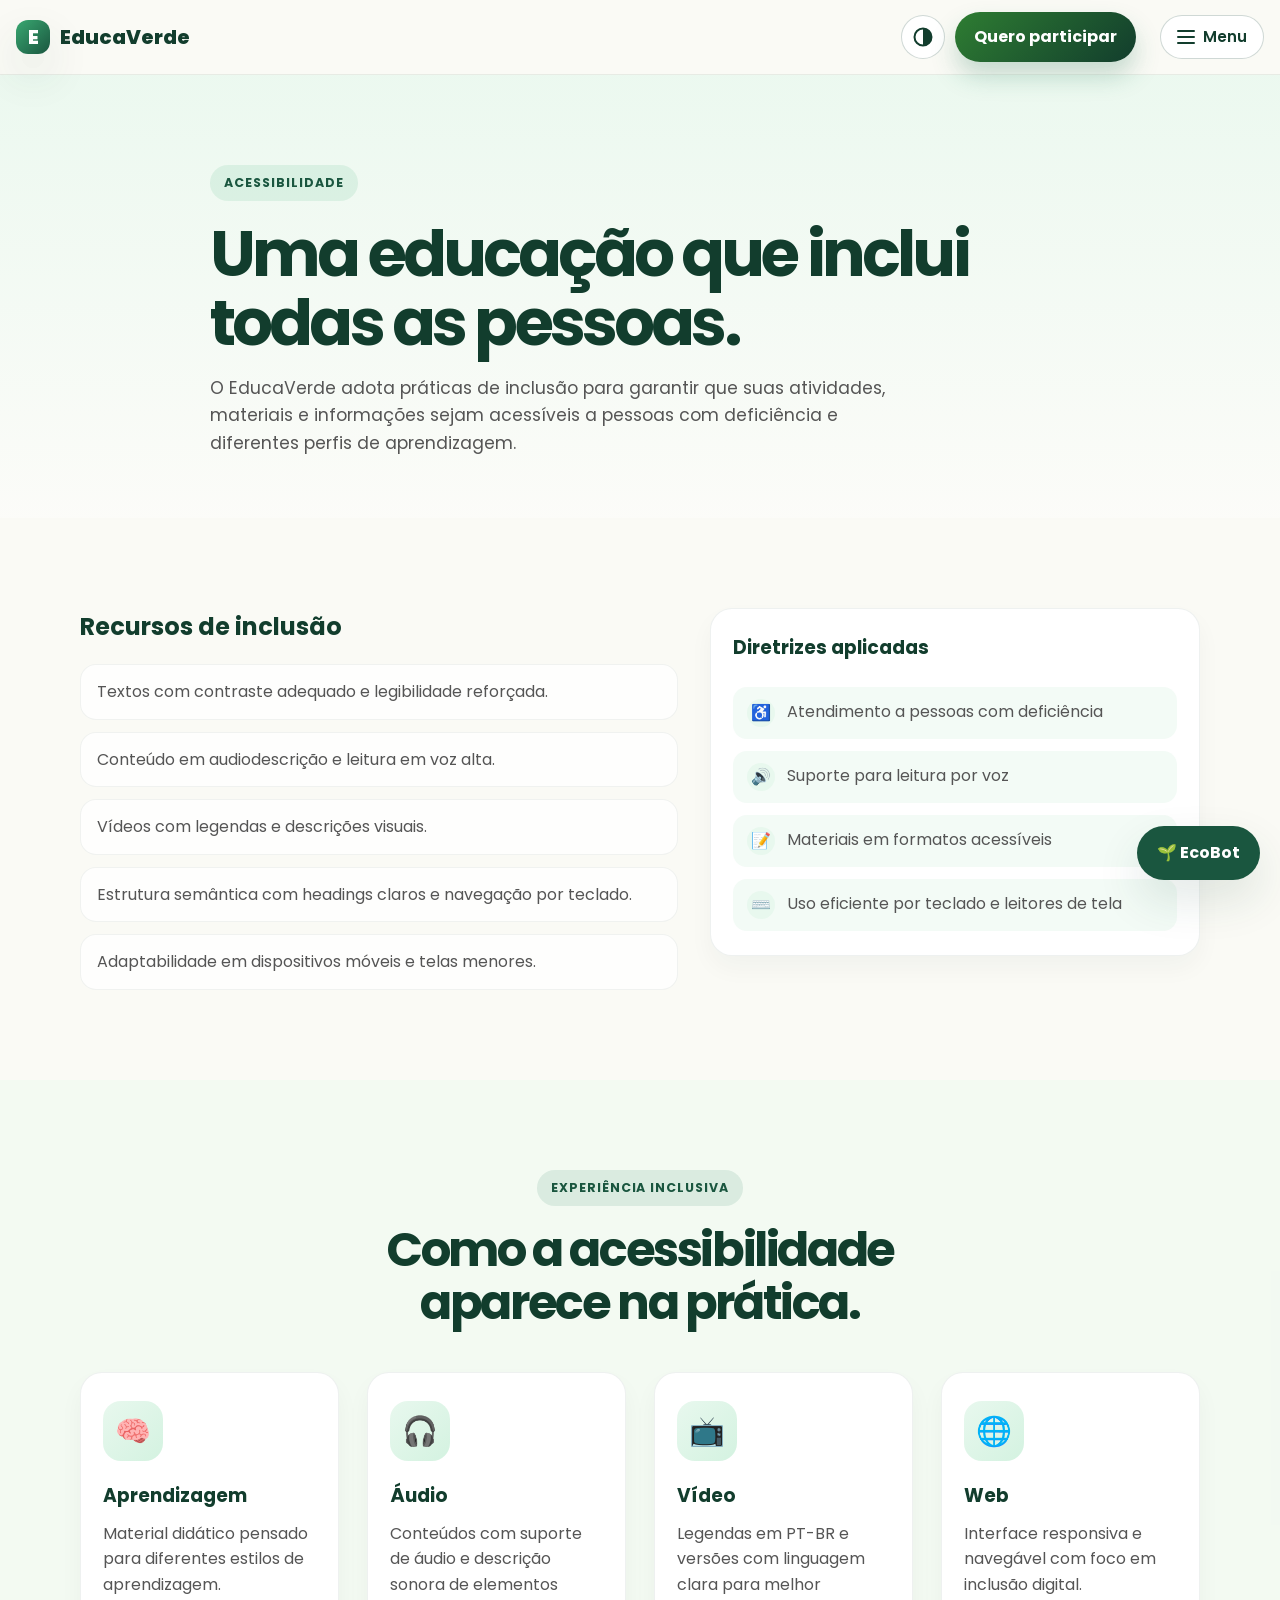
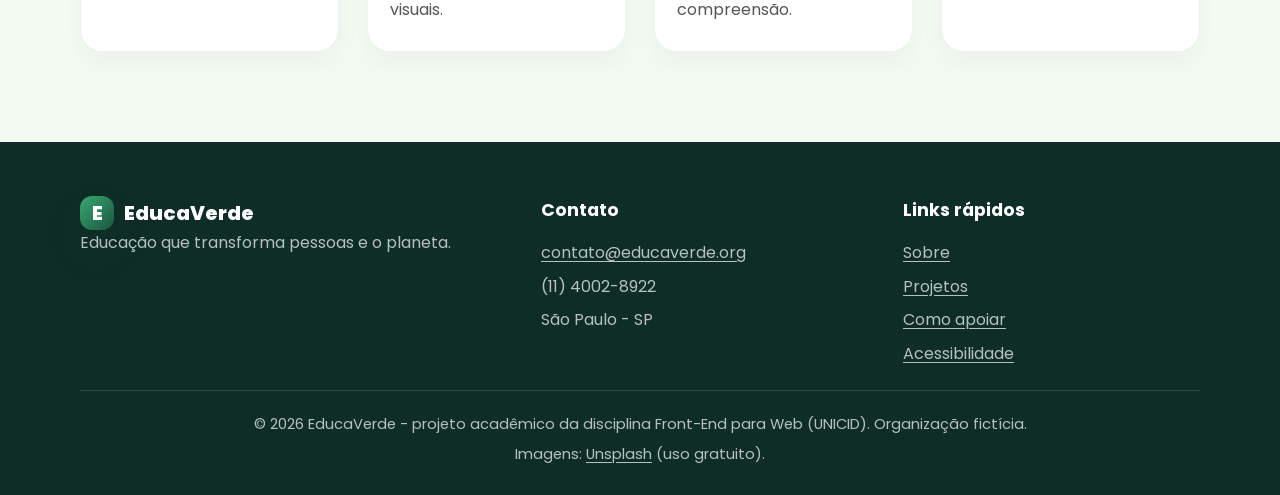
<file: Educaverde/acessibilidade.html>
<!DOCTYPE html>
<html lang="pt-BR">
  <head>
    <meta charset="UTF-8">
    <meta name="viewport" content="width=device-width, initial-scale=1.0">
    <title>Acessibilidade | EducaVerde</title>
    <meta name="description" content="Recursos de inclusão para pessoas com deficiência no EducaVerde.">
    <link rel="preconnect" href="https://fonts.googleapis.com">
    <link rel="preconnect" href="https://fonts.gstatic.com" crossorigin>
    <link href="https://fonts.googleapis.com/css2?family=Poppins:wght@400;500;600;700;800&amp;display=swap" rel="stylesheet">
    <link rel="icon" href="favicon.svg" type="image/svg+xml">
    <link rel="stylesheet" href="styles.css">
  </head>
  <body>
    <a class="skip-link" href="#conteudo">Pular para o conteúdo</a>

    <header class="topbar">
      <div class="container nav">
        <a href="index.html" class="brand">
          <span class="brand-mark" aria-hidden="true">E</span>
          <span>EducaVerde</span>
        </a>

        <button class="menu-toggle" type="button" aria-expanded="false" aria-controls="menu-principal">
          <span class="menu-toggle-icon" aria-hidden="true"></span>
          <span class="menu-toggle-text">Menu</span>
        </button>

        <nav id="menu-principal" class="menu" aria-label="Menu principal">
          <a href="index.html">Início</a>
          <a href="sobre.html">Sobre</a>
          <a href="projetos.html">Projetos</a>
          <a href="impacto.html">Impacto</a>
          <a href="acessibilidade.html" aria-current="page">Acessibilidade</a>
          <a href="galeria.html">Galeria</a>
          <a href="midia.html">Mídia</a>
          <a href="noticias.html">Notícias</a>
          <a href="contato.html">Contato</a>
          <a href="orcamento_hospedagem.html">Orçamento</a>
        </nav>

        <div class="nav-actions">
          <button class="contrast-toggle" type="button" aria-pressed="false" title="Ativar ou desativar alto contraste">
            <svg aria-hidden="true" focusable="false" width="20" height="20" viewBox="0 0 20 20"><circle cx="10" cy="10" r="8.5" fill="none" stroke="currentColor" stroke-width="2"/><path d="M10 1.5a8.5 8.5 0 0 1 0 17z" fill="currentColor"/></svg>
            <span class="sr-only">Alto contraste</span>
          </button>
          <a href="contato.html" class="btn btn-primary">Quero participar</a>
        </div>
      </div>
    </header>

    <main id="conteudo" tabindex="-1">
      <section class="page-hero">
        <div class="container narrow">
          <span class="eyebrow">Acessibilidade</span>
          <h1>Uma educação que inclui todas as pessoas.</h1>
          <p>
            O EducaVerde adota práticas de inclusão para garantir que suas atividades, materiais e informações sejam acessíveis a pessoas com deficiência e diferentes perfis de aprendizagem.
          </p>
        </div>
      </section>

      <section class="content-section">
        <div class="container two-col">
          <div>
            <h2>Recursos de inclusão</h2>
            <ul class="feature-list">
              <li>Textos com contraste adequado e legibilidade reforçada.</li>
              <li>Conteúdo em audiodescrição e leitura em voz alta.</li>
              <li>Vídeos com legendas e descrições visuais.</li>
              <li>Estrutura semântica com headings claros e navegação por teclado.</li>
              <li>Adaptabilidade em dispositivos móveis e telas menores.</li>
            </ul>
          </div>

          <div class="info-panel">
            <h3>Diretrizes aplicadas</h3>
            <ul class="check-list vertical">
              <li><strong>♿</strong><span>Atendimento a pessoas com deficiência</span></li>
              <li><strong>🔊</strong><span>Suporte para leitura por voz</span></li>
              <li><strong>📝</strong><span>Materiais em formatos acessíveis</span></li>
              <li><strong>⌨️</strong><span>Uso eficiente por teclado e leitores de tela</span></li>
            </ul>
          </div>
        </div>
      </section>

      <section class="content-section muted-bg">
        <div class="container">
          <div class="section-heading center">
            <span class="eyebrow eyebrow-green">Experiência inclusiva</span>
            <h2>Como a acessibilidade aparece na prática.</h2>
          </div>

          <div class="card-grid four-col">
            <article class="mini-card-panel">
              <div class="icon-box">🧠</div>
              <h3>Aprendizagem</h3>
              <p>Material didático pensado para diferentes estilos de aprendizagem.</p>
            </article>
            <article class="mini-card-panel">
              <div class="icon-box">🎧</div>
              <h3>Áudio</h3>
              <p>Conteúdos com suporte de áudio e descrição sonora de elementos visuais.</p>
            </article>
            <article class="mini-card-panel">
              <div class="icon-box">📺</div>
              <h3>Vídeo</h3>
              <p>Legendas em PT-BR e versões com linguagem clara para melhor compreensão.</p>
            </article>
            <article class="mini-card-panel">
              <div class="icon-box">🌐</div>
              <h3>Web</h3>
              <p>Interface responsiva e navegável com foco em inclusão digital.</p>
            </article>
          </div>
        </div>
      </section>
    </main>

    <footer class="site-footer">
      <div class="container footer-grid">
        <div>
          <a href="index.html" class="brand footer-brand">
            <span class="brand-mark" aria-hidden="true">E</span>
            <span>EducaVerde</span>
          </a>
          <p>Educação que transforma pessoas e o planeta.</p>
        </div>

        <div>
          <h2 class="footer-title">Contato</h2>
          <ul>
            <li><a href="mailto:contato@educaverde.org">contato@educaverde.org</a></li>
            <li>(11) 4002-8922</li>
            <li>São Paulo - SP</li>
          </ul>
        </div>

        <div>
          <h2 class="footer-title">Links rápidos</h2>
          <ul>
            <li><a href="sobre.html">Sobre</a></li>
            <li><a href="projetos.html">Projetos</a></li>
            <li><a href="contato.html#apoie">Como apoiar</a></li>
            <li><a href="acessibilidade.html">Acessibilidade</a></li>
          </ul>
        </div>
      </div>

      <div class="container footer-bottom">
        <p>© 2026 EducaVerde - projeto acadêmico da disciplina Front-End para Web (UNICID). Organização fictícia.</p>
        <p>Imagens: <a href="https://unsplash.com/" rel="noopener">Unsplash</a> (uso gratuito).</p>
      </div>
    </footer>
      <script src="script.js"></script>
  </body>
</html>
</file>
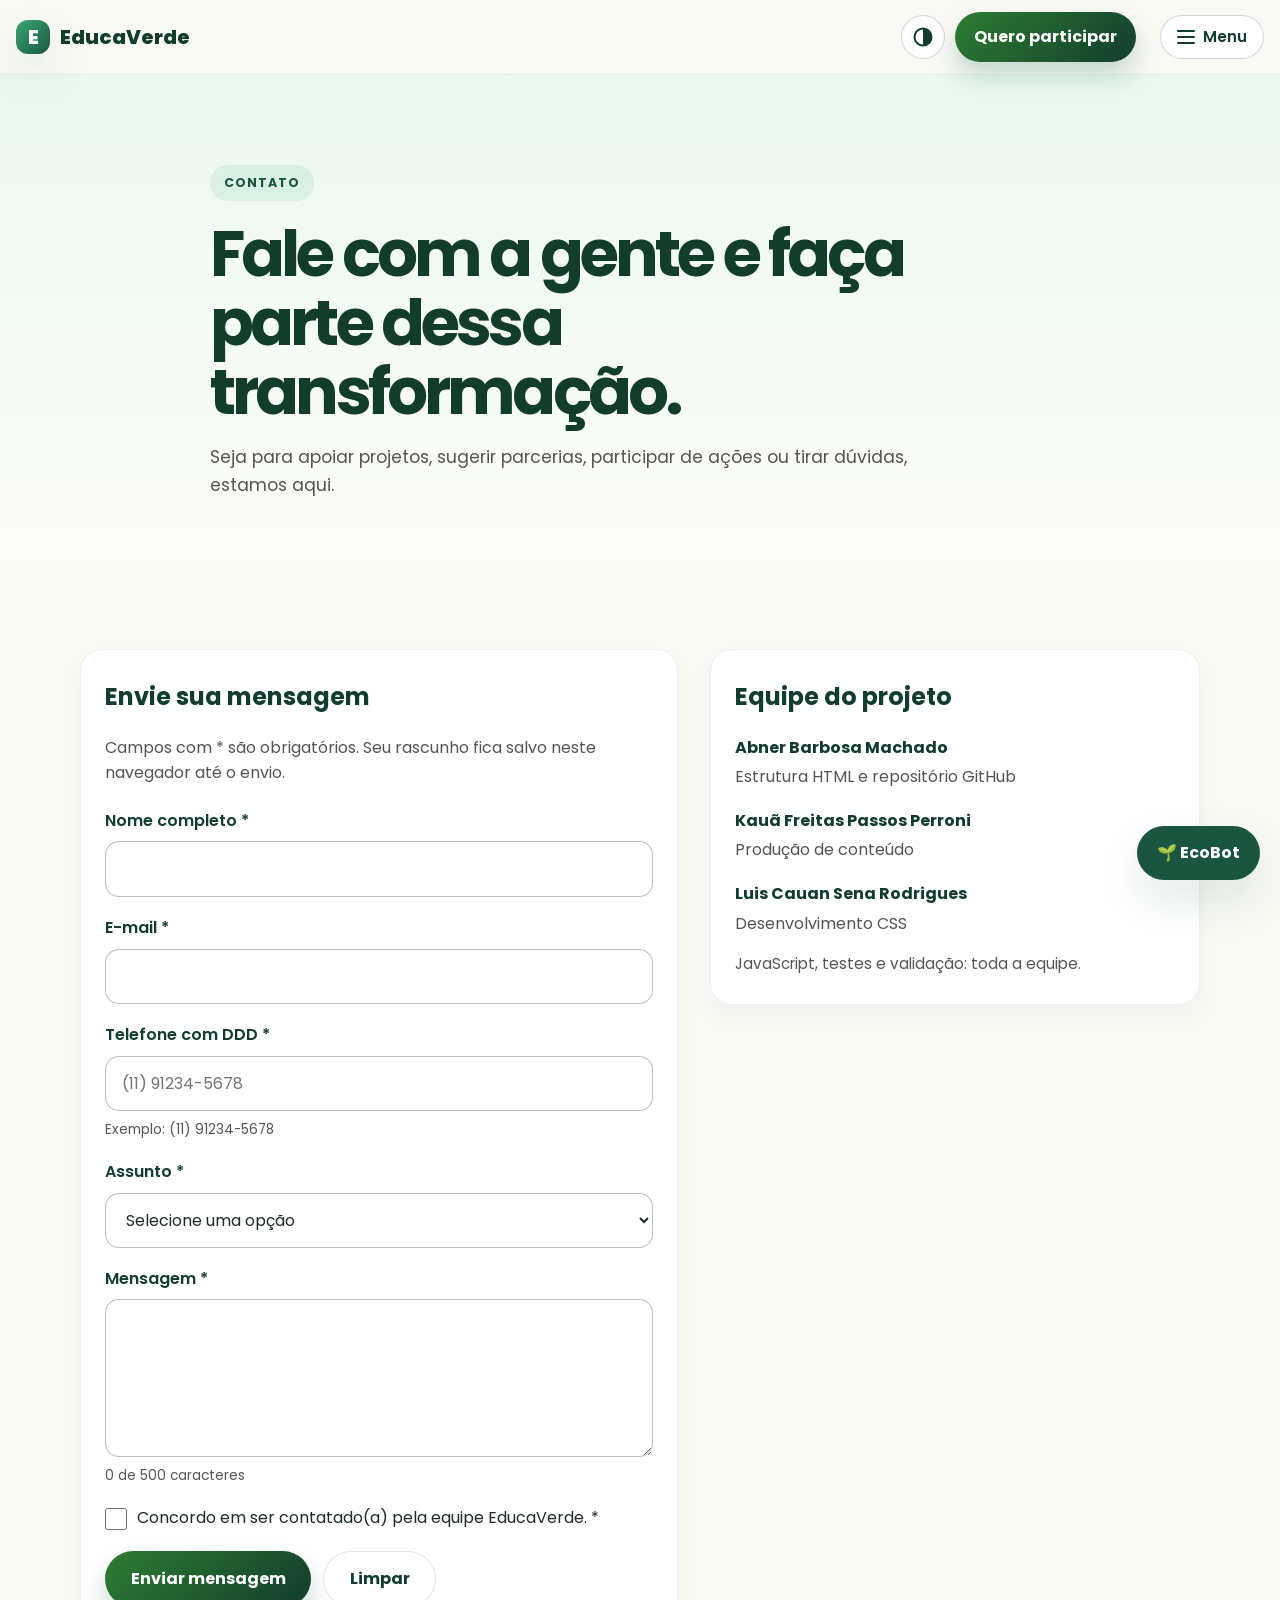
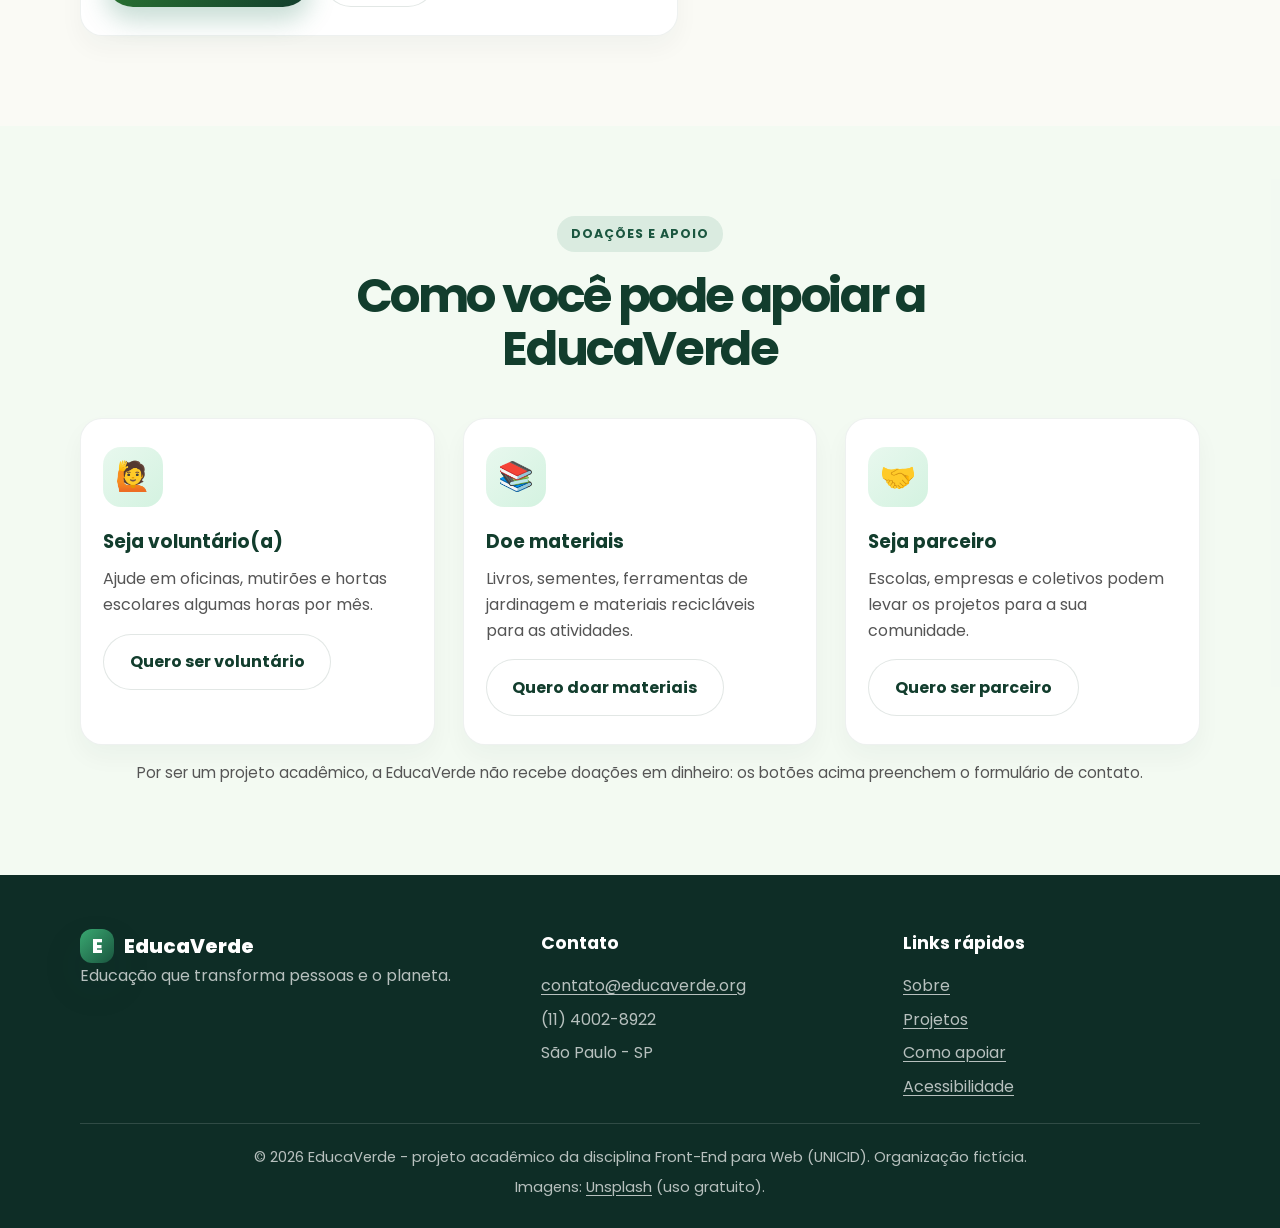
<file: Educaverde/contato.html>
<!DOCTYPE html>
<html lang="pt-BR">
  <head>
    <meta charset="UTF-8">
    <meta name="viewport" content="width=device-width, initial-scale=1.0">
    <title>Contato | EducaVerde</title>
    <meta name="description" content="Entre em contato com o EducaVerde e conheça a equipe.">
    <link rel="preconnect" href="https://fonts.googleapis.com">
    <link rel="preconnect" href="https://fonts.gstatic.com" crossorigin>
    <link href="https://fonts.googleapis.com/css2?family=Poppins:wght@400;500;600;700;800&amp;display=swap" rel="stylesheet">
    <link rel="icon" href="favicon.svg" type="image/svg+xml">
    <link rel="stylesheet" href="styles.css">
  </head>
  <body>
    <a class="skip-link" href="#conteudo">Pular para o conteúdo</a>

    <header class="topbar">
      <div class="container nav">
        <a href="index.html" class="brand">
          <span class="brand-mark" aria-hidden="true">E</span>
          <span>EducaVerde</span>
        </a>

        <button class="menu-toggle" type="button" aria-expanded="false" aria-controls="menu-principal">
          <span class="menu-toggle-icon" aria-hidden="true"></span>
          <span class="menu-toggle-text">Menu</span>
        </button>

        <nav id="menu-principal" class="menu" aria-label="Menu principal">
          <a href="index.html">Início</a>
          <a href="sobre.html">Sobre</a>
          <a href="projetos.html">Projetos</a>
          <a href="impacto.html">Impacto</a>
          <a href="acessibilidade.html">Acessibilidade</a>
          <a href="galeria.html">Galeria</a>
          <a href="midia.html">Mídia</a>
          <a href="noticias.html">Notícias</a>
          <a href="contato.html" aria-current="page">Contato</a>
          <a href="orcamento_hospedagem.html">Orçamento</a>
        </nav>

        <div class="nav-actions">
          <button class="contrast-toggle" type="button" aria-pressed="false" title="Ativar ou desativar alto contraste">
            <svg aria-hidden="true" focusable="false" width="20" height="20" viewBox="0 0 20 20"><circle cx="10" cy="10" r="8.5" fill="none" stroke="currentColor" stroke-width="2"/><path d="M10 1.5a8.5 8.5 0 0 1 0 17z" fill="currentColor"/></svg>
            <span class="sr-only">Alto contraste</span>
          </button>
          <a href="contato.html" class="btn btn-primary">Quero participar</a>
        </div>
      </div>
    </header>

    <main id="conteudo" tabindex="-1">
      <section class="page-hero">
        <div class="container narrow">
          <span class="eyebrow">Contato</span>
          <h1>Fale com a gente e faça parte dessa transformação.</h1>
          <p>Seja para apoiar projetos, sugerir parcerias, participar de ações ou tirar dúvidas, estamos aqui.</p>
        </div>
      </section>

      <section class="content-section" aria-labelledby="titulo-form">
        <div class="container contact-grid">
          <div class="contact-form card-panel">
            <h2 id="titulo-form" class="form-title">Envie sua mensagem</h2>
            <p class="form-hint">Campos com <span aria-hidden="true">*</span><span class="sr-only">asterisco</span> são obrigatórios. Seu rascunho fica salvo neste navegador até o envio.</p>

            <form id="form-contato" action="#" method="post" novalidate>
              <div class="field-group">
                <label for="nome">Nome completo <span aria-hidden="true">*</span></label>
                <input id="nome" name="nome" type="text" autocomplete="name" required minlength="3" aria-describedby="erro-nome">
                <span class="error-msg" id="erro-nome"></span>
              </div>

              <div class="field-group">
                <label for="email">E-mail <span aria-hidden="true">*</span></label>
                <input id="email" name="email" type="email" autocomplete="email" required aria-describedby="erro-email">
                <span class="error-msg" id="erro-email"></span>
              </div>

              <div class="field-group">
                <label for="telefone">Telefone com DDD <span aria-hidden="true">*</span></label>
                <input id="telefone" name="telefone" type="tel" autocomplete="tel" required placeholder="(11) 91234-5678" pattern="\(?\d{2}\)?\s?9?\d{4}-?\d{4}" aria-describedby="dica-telefone erro-telefone">
                <span class="field-tip" id="dica-telefone">Exemplo: (11) 91234-5678</span>
                <span class="error-msg" id="erro-telefone"></span>
              </div>

              <div class="field-group">
                <label for="assunto">Assunto <span aria-hidden="true">*</span></label>
                <select id="assunto" name="assunto" required aria-describedby="erro-assunto">
                  <option value="">Selecione uma opção</option>
                  <option value="voluntariado">Quero ser voluntário(a)</option>
                  <option value="doacao">Quero doar ou apoiar</option>
                  <option value="parceria">Parceria com escola ou empresa</option>
                  <option value="duvida">Dúvida ou sugestão</option>
                </select>
                <span class="error-msg" id="erro-assunto"></span>
              </div>

              <div class="field-group">
                <label for="mensagem">Mensagem <span aria-hidden="true">*</span></label>
                <textarea id="mensagem" name="mensagem" rows="5" required minlength="10" maxlength="500" aria-describedby="contador erro-mensagem"></textarea>
                <span class="field-tip" id="contador" aria-live="polite">0 de 500 caracteres</span>
                <span class="error-msg" id="erro-mensagem"></span>
              </div>

              <div class="field-check">
                <input id="aceite" name="aceite" type="checkbox" required aria-describedby="erro-aceite">
                <label for="aceite">Concordo em ser contatado(a) pela equipe EducaVerde. <span aria-hidden="true">*</span></label>
              </div>
              <span class="error-msg" id="erro-aceite"></span>

              <div class="form-actions">
                <button type="submit" class="btn btn-primary">Enviar mensagem</button>
                <button type="button" class="btn btn-secondary" id="limpar-form">Limpar</button>
              </div>

              <div class="form-status" id="form-status" role="status" aria-live="polite"></div>
            </form>
          </div>

          <aside class="team-panel card-panel" aria-labelledby="titulo-equipe">
            <h2 id="titulo-equipe" class="form-title">Equipe do projeto</h2>
            <ul class="team-list">
              <li>
                <strong>Abner Barbosa Machado</strong>
                <span>Estrutura HTML e repositório GitHub</span>
              </li>
              <li>
                <strong>Kauã Freitas Passos Perroni</strong>
                <span>Produção de conteúdo</span>
              </li>
              <li>
                <strong>Luis Cauan Sena Rodrigues</strong>
                <span>Desenvolvimento CSS</span>
              </li>
            </ul>
            <p class="team-note">JavaScript, testes e validação: toda a equipe.</p>
          </aside>
        </div>
      </section>

      <section class="content-section muted-bg" id="apoie" aria-labelledby="titulo-apoie">
        <div class="container">
          <div class="section-heading center">
            <span class="eyebrow eyebrow-green">Doações e apoio</span>
            <h2 id="titulo-apoie">Como você pode apoiar a EducaVerde</h2>
          </div>

          <div class="card-grid three-col">
            <article class="mini-card-panel">
              <div class="icon-box" aria-hidden="true">🙋</div>
              <h3>Seja voluntário(a)</h3>
              <p>Ajude em oficinas, mutirões e hortas escolares algumas horas por mês.</p>
              <button type="button" class="btn btn-secondary btn-apoio" data-assunto="voluntariado">Quero ser voluntário</button>
            </article>
            <article class="mini-card-panel">
              <div class="icon-box" aria-hidden="true">📚</div>
              <h3>Doe materiais</h3>
              <p>Livros, sementes, ferramentas de jardinagem e materiais recicláveis para as atividades.</p>
              <button type="button" class="btn btn-secondary btn-apoio" data-assunto="doacao">Quero doar materiais</button>
            </article>
            <article class="mini-card-panel">
              <div class="icon-box" aria-hidden="true">🤝</div>
              <h3>Seja parceiro</h3>
              <p>Escolas, empresas e coletivos podem levar os projetos para a sua comunidade.</p>
              <button type="button" class="btn btn-secondary btn-apoio" data-assunto="parceria">Quero ser parceiro</button>
            </article>
          </div>
          <p class="center apoio-nota">Por ser um projeto acadêmico, a EducaVerde não recebe doações em dinheiro: os botões acima preenchem o formulário de contato.</p>
        </div>
      </section>
    </main>

    <footer class="site-footer">
      <div class="container footer-grid">
        <div>
          <a href="index.html" class="brand footer-brand">
            <span class="brand-mark" aria-hidden="true">E</span>
            <span>EducaVerde</span>
          </a>
          <p>Educação que transforma pessoas e o planeta.</p>
        </div>

        <div>
          <h2 class="footer-title">Contato</h2>
          <ul>
            <li><a href="mailto:contato@educaverde.org">contato@educaverde.org</a></li>
            <li>(11) 4002-8922</li>
            <li>São Paulo - SP</li>
          </ul>
        </div>

        <div>
          <h2 class="footer-title">Links rápidos</h2>
          <ul>
            <li><a href="sobre.html">Sobre</a></li>
            <li><a href="projetos.html">Projetos</a></li>
            <li><a href="contato.html#apoie">Como apoiar</a></li>
            <li><a href="acessibilidade.html">Acessibilidade</a></li>
          </ul>
        </div>
      </div>

      <div class="container footer-bottom">
        <p>© 2026 EducaVerde - projeto acadêmico da disciplina Front-End para Web (UNICID). Organização fictícia.</p>
        <p>Imagens: <a href="https://unsplash.com/" rel="noopener">Unsplash</a> (uso gratuito).</p>
      </div>
    </footer>

    <script src="script.js"></script>
  </body>
</html>
</file>
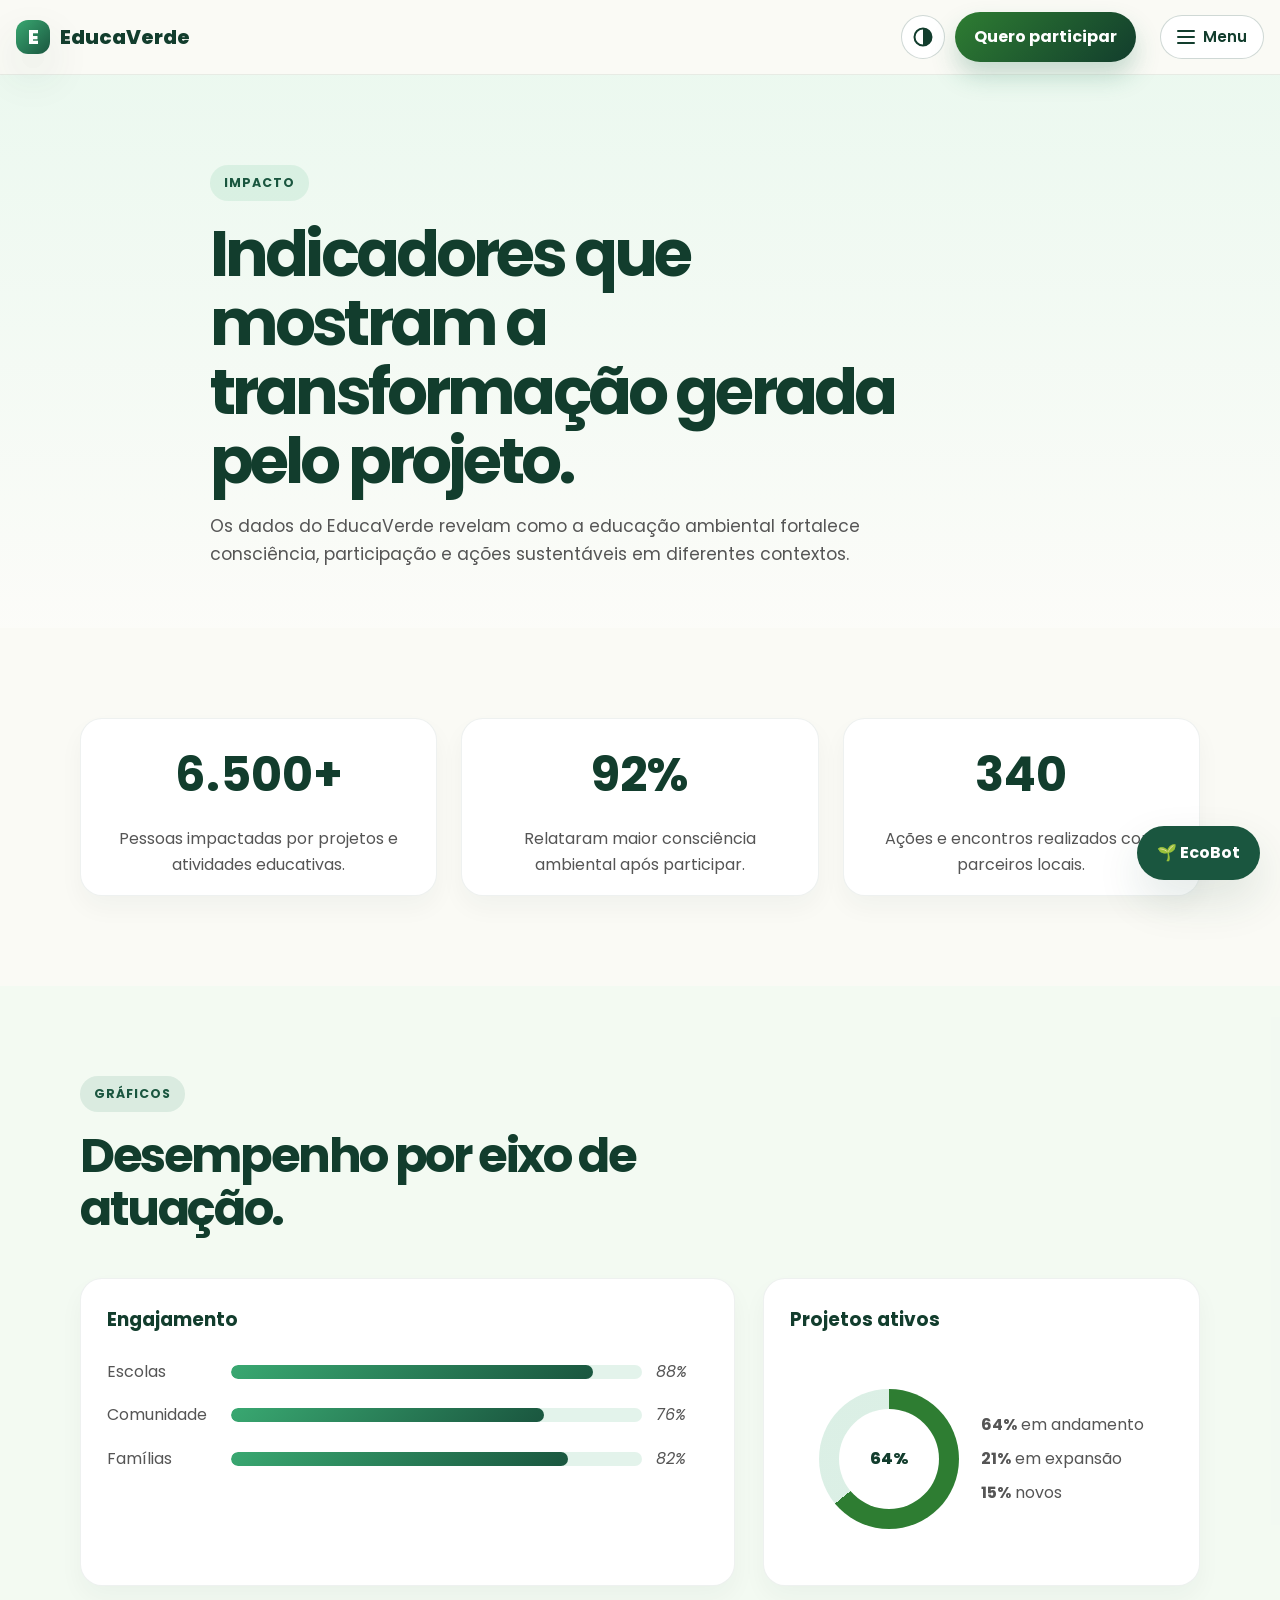
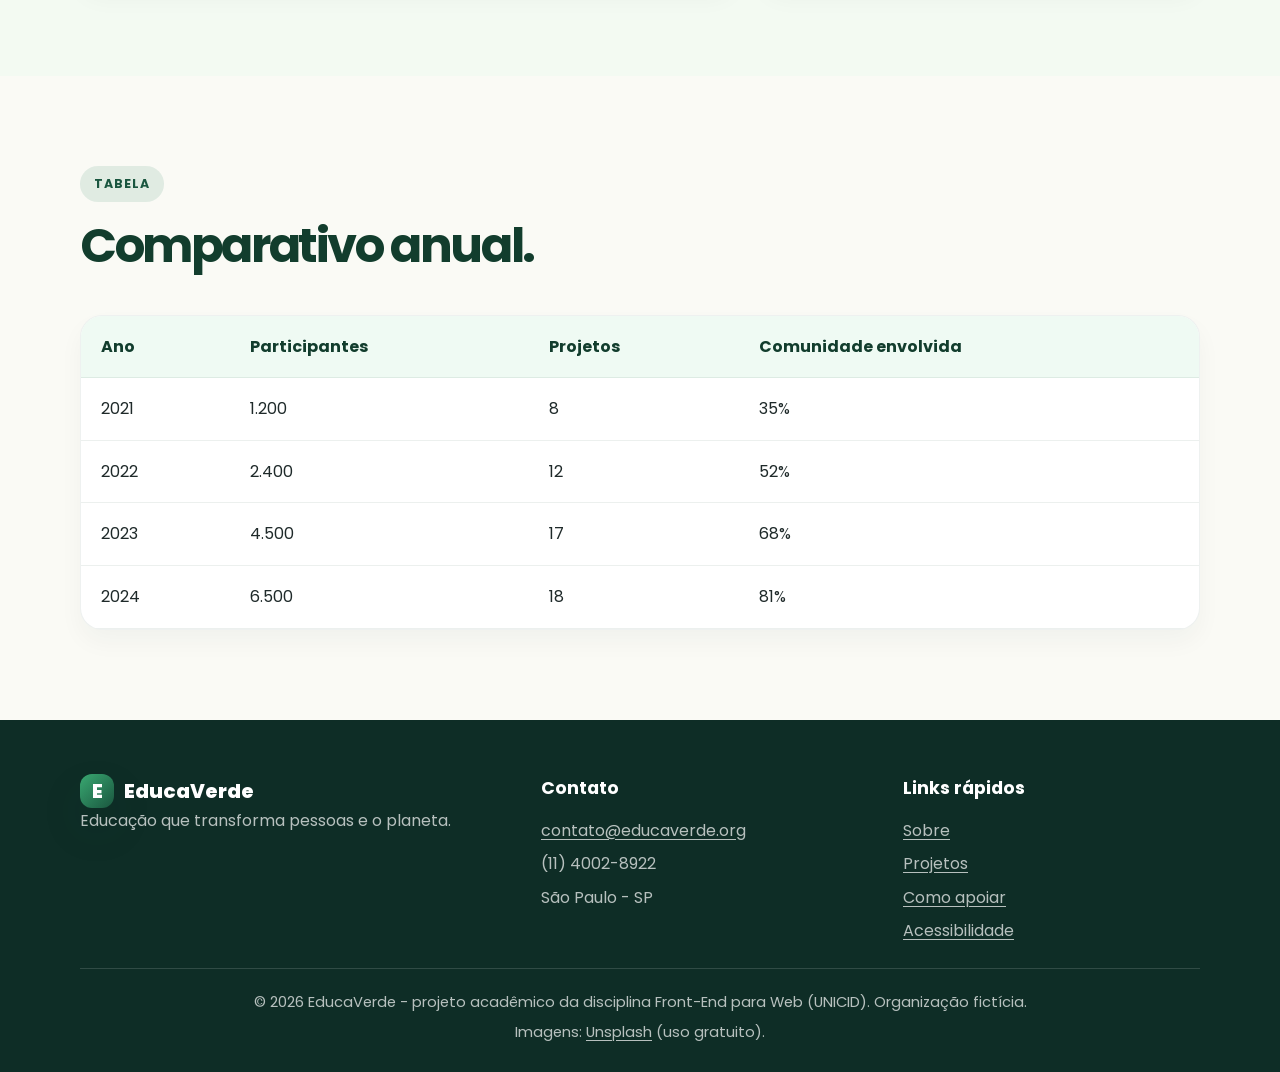
<file: Educaverde/impacto.html>
<!DOCTYPE html>
<html lang="pt-BR">
  <head>
    <meta charset="UTF-8">
    <meta name="viewport" content="width=device-width, initial-scale=1.0">
    <title>Impacto | EducaVerde</title>
    <meta name="description" content="Dados, gráficos e tabelas com o impacto do EducaVerde.">
    <link rel="preconnect" href="https://fonts.googleapis.com">
    <link rel="preconnect" href="https://fonts.gstatic.com" crossorigin>
    <link href="https://fonts.googleapis.com/css2?family=Poppins:wght@400;500;600;700;800&amp;display=swap" rel="stylesheet">
    <link rel="icon" href="favicon.svg" type="image/svg+xml">
    <link rel="stylesheet" href="styles.css">
  </head>
  <body>
    <a class="skip-link" href="#conteudo">Pular para o conteúdo</a>

    <header class="topbar">
      <div class="container nav">
        <a href="index.html" class="brand">
          <span class="brand-mark" aria-hidden="true">E</span>
          <span>EducaVerde</span>
        </a>

        <button class="menu-toggle" type="button" aria-expanded="false" aria-controls="menu-principal">
          <span class="menu-toggle-icon" aria-hidden="true"></span>
          <span class="menu-toggle-text">Menu</span>
        </button>

        <nav id="menu-principal" class="menu" aria-label="Menu principal">
          <a href="index.html">Início</a>
          <a href="sobre.html">Sobre</a>
          <a href="projetos.html">Projetos</a>
          <a href="impacto.html" aria-current="page">Impacto</a>
          <a href="acessibilidade.html">Acessibilidade</a>
          <a href="galeria.html">Galeria</a>
          <a href="midia.html">Mídia</a>
          <a href="noticias.html">Notícias</a>
          <a href="contato.html">Contato</a>
          <a href="orcamento_hospedagem.html">Orçamento</a>
        </nav>

        <div class="nav-actions">
          <button class="contrast-toggle" type="button" aria-pressed="false" title="Ativar ou desativar alto contraste">
            <svg aria-hidden="true" focusable="false" width="20" height="20" viewBox="0 0 20 20"><circle cx="10" cy="10" r="8.5" fill="none" stroke="currentColor" stroke-width="2"/><path d="M10 1.5a8.5 8.5 0 0 1 0 17z" fill="currentColor"/></svg>
            <span class="sr-only">Alto contraste</span>
          </button>
          <a href="contato.html" class="btn btn-primary">Quero participar</a>
        </div>
      </div>
    </header>

    <main id="conteudo" tabindex="-1">
      <section class="page-hero">
        <div class="container narrow">
          <span class="eyebrow">Impacto</span>
          <h1>Indicadores que mostram a transformação gerada pelo projeto.</h1>
          <p>
            Os dados do EducaVerde revelam como a educação ambiental fortalece consciência, participação e ações sustentáveis em diferentes contextos.
          </p>
        </div>
      </section>

      <section class="content-section" aria-labelledby="titulo-numeros">
        <h2 id="titulo-numeros" class="sr-only">Números principais</h2>
        <div class="container stats-grid stats-page">
          <div class="stat-item card-panel">
            <strong>6.500+</strong>
            <span>Pessoas impactadas por projetos e atividades educativas.</span>
          </div>
          <div class="stat-item card-panel">
            <strong>92%</strong>
            <span>Relataram maior consciência ambiental após participar.</span>
          </div>
          <div class="stat-item card-panel">
            <strong>340</strong>
            <span>Ações e encontros realizados com parceiros locais.</span>
          </div>
        </div>
      </section>

      <section class="content-section muted-bg">
        <div class="container">
          <div class="section-heading">
            <span class="eyebrow eyebrow-green">Gráficos</span>
            <h2>Desempenho por eixo de atuação.</h2>
          </div>

          <div class="chart-grid">
            <div class="chart-card">
              <h3>Engajamento</h3>
              <div class="bar-group">
                <div class="bar-row"><span>Escolas</span><div class="bar"><i style="width: 88%"></i></div><em>88%</em></div>
                <div class="bar-row"><span>Comunidade</span><div class="bar"><i style="width: 76%"></i></div><em>76%</em></div>
                <div class="bar-row"><span>Famílias</span><div class="bar"><i style="width: 82%"></i></div><em>82%</em></div>
              </div>
            </div>

            <div class="chart-card">
              <h3>Projetos ativos</h3>
              <div class="donut-wrap">
                <div class="donut">
                  <span>64%</span>
                </div>
                <ul>
                  <li><b>64%</b> em andamento</li>
                  <li><b>21%</b> em expansão</li>
                  <li><b>15%</b> novos</li>
                </ul>
              </div>
            </div>
          </div>
        </div>
      </section>

      <section class="content-section">
        <div class="container">
          <div class="section-heading">
            <span class="eyebrow eyebrow-green">Tabela</span>
            <h2>Comparativo anual.</h2>
          </div>

          <div class="table-wrap">
            <table>
              <thead>
                <tr>
                  <th>Ano</th>
                  <th>Participantes</th>
                  <th>Projetos</th>
                  <th>Comunidade envolvida</th>
                </tr>
              </thead>
              <tbody>
                <tr>
                  <td>2021</td>
                  <td>1.200</td>
                  <td>8</td>
                  <td>35%</td>
                </tr>
                <tr>
                  <td>2022</td>
                  <td>2.400</td>
                  <td>12</td>
                  <td>52%</td>
                </tr>
                <tr>
                  <td>2023</td>
                  <td>4.500</td>
                  <td>17</td>
                  <td>68%</td>
                </tr>
                <tr>
                  <td>2024</td>
                  <td>6.500</td>
                  <td>18</td>
                  <td>81%</td>
                </tr>
              </tbody>
            </table>
          </div>
        </div>
      </section>
    </main>

    <footer class="site-footer">
      <div class="container footer-grid">
        <div>
          <a href="index.html" class="brand footer-brand">
            <span class="brand-mark" aria-hidden="true">E</span>
            <span>EducaVerde</span>
          </a>
          <p>Educação que transforma pessoas e o planeta.</p>
        </div>

        <div>
          <h2 class="footer-title">Contato</h2>
          <ul>
            <li><a href="mailto:contato@educaverde.org">contato@educaverde.org</a></li>
            <li>(11) 4002-8922</li>
            <li>São Paulo - SP</li>
          </ul>
        </div>

        <div>
          <h2 class="footer-title">Links rápidos</h2>
          <ul>
            <li><a href="sobre.html">Sobre</a></li>
            <li><a href="projetos.html">Projetos</a></li>
            <li><a href="contato.html#apoie">Como apoiar</a></li>
            <li><a href="acessibilidade.html">Acessibilidade</a></li>
          </ul>
        </div>
      </div>

      <div class="container footer-bottom">
        <p>© 2026 EducaVerde - projeto acadêmico da disciplina Front-End para Web (UNICID). Organização fictícia.</p>
        <p>Imagens: <a href="https://unsplash.com/" rel="noopener">Unsplash</a> (uso gratuito).</p>
      </div>
    </footer>
      <script src="script.js"></script>
  </body>
</html>
</file>
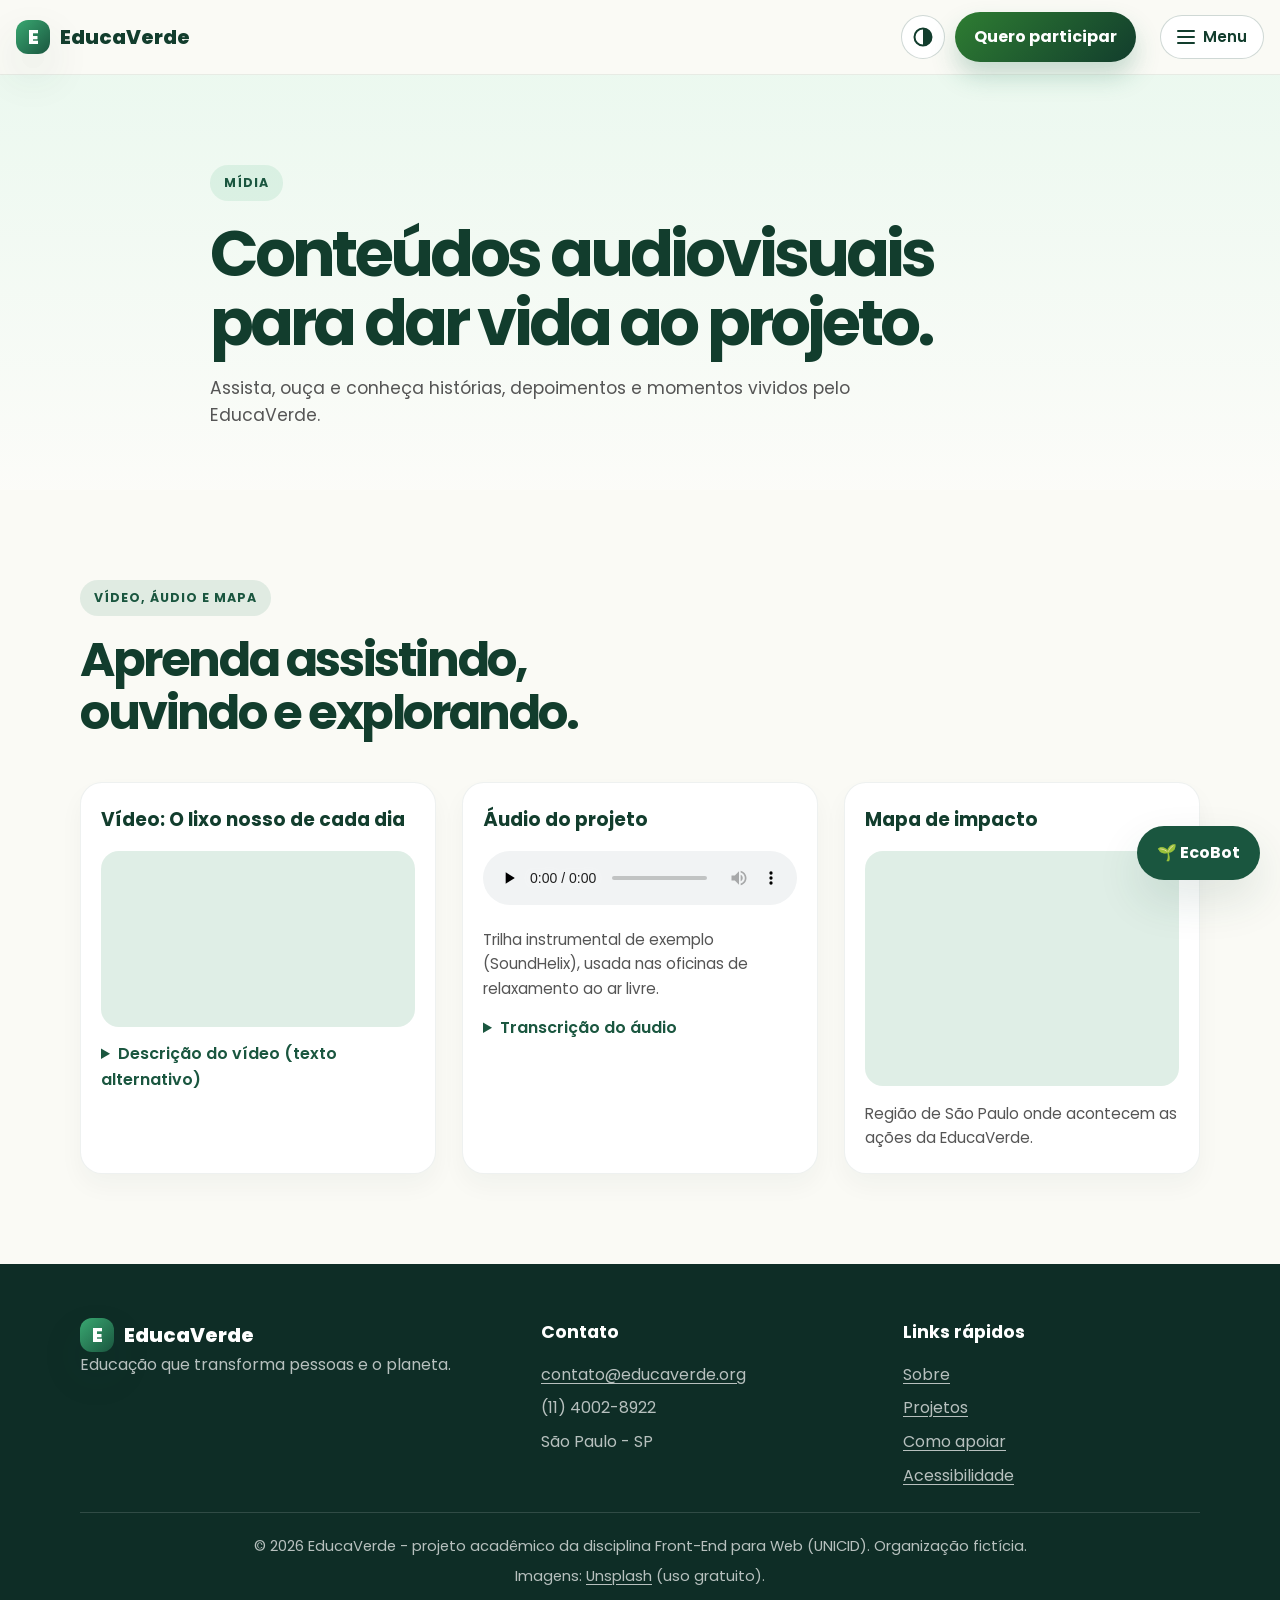
<file: Educaverde/midia.html>
<!DOCTYPE html>
<html lang="pt-BR">
  <head>
    <meta charset="UTF-8">
    <meta name="viewport" content="width=device-width, initial-scale=1.0">
    <title>Mídia | EducaVerde</title>
    <meta name="description" content="Vídeo, áudio e iframe com conteúdo multimídia do EducaVerde.">
    <link rel="preconnect" href="https://fonts.googleapis.com">
    <link rel="preconnect" href="https://fonts.gstatic.com" crossorigin>
    <link href="https://fonts.googleapis.com/css2?family=Poppins:wght@400;500;600;700;800&amp;display=swap" rel="stylesheet">
    <link rel="icon" href="favicon.svg" type="image/svg+xml">
    <link rel="stylesheet" href="styles.css">
  </head>
  <body>
    <a class="skip-link" href="#conteudo">Pular para o conteúdo</a>

    <header class="topbar">
      <div class="container nav">
        <a href="index.html" class="brand">
          <span class="brand-mark" aria-hidden="true">E</span>
          <span>EducaVerde</span>
        </a>

        <button class="menu-toggle" type="button" aria-expanded="false" aria-controls="menu-principal">
          <span class="menu-toggle-icon" aria-hidden="true"></span>
          <span class="menu-toggle-text">Menu</span>
        </button>

        <nav id="menu-principal" class="menu" aria-label="Menu principal">
          <a href="index.html">Início</a>
          <a href="sobre.html">Sobre</a>
          <a href="projetos.html">Projetos</a>
          <a href="impacto.html">Impacto</a>
          <a href="acessibilidade.html">Acessibilidade</a>
          <a href="galeria.html">Galeria</a>
          <a href="midia.html" aria-current="page">Mídia</a>
          <a href="noticias.html">Notícias</a>
          <a href="contato.html">Contato</a>
          <a href="orcamento_hospedagem.html">Orçamento</a>
        </nav>

        <div class="nav-actions">
          <button class="contrast-toggle" type="button" aria-pressed="false" title="Ativar ou desativar alto contraste">
            <svg aria-hidden="true" focusable="false" width="20" height="20" viewBox="0 0 20 20"><circle cx="10" cy="10" r="8.5" fill="none" stroke="currentColor" stroke-width="2"/><path d="M10 1.5a8.5 8.5 0 0 1 0 17z" fill="currentColor"/></svg>
            <span class="sr-only">Alto contraste</span>
          </button>
          <a href="contato.html" class="btn btn-primary">Quero participar</a>
        </div>
      </div>
    </header>

    <main id="conteudo" tabindex="-1">
      <section class="page-hero">
        <div class="container narrow">
          <span class="eyebrow">Mídia</span>
          <h1>Conteúdos audiovisuais para dar vida ao projeto.</h1>
          <p>Assista, ouça e conheça histórias, depoimentos e momentos vividos pelo EducaVerde.</p>
        </div>
      </section>

      <section class="content-section" aria-labelledby="titulo-midia">
        <div class="container">
          <div class="section-heading">
            <span class="eyebrow eyebrow-green">Vídeo, áudio e mapa</span>
            <h2 id="titulo-midia">Aprenda assistindo, ouvindo e explorando.</h2>
          </div>

          <div class="media-grid">
            <article class="media-card">
              <h3>Vídeo: O lixo nosso de cada dia</h3>
              <div class="video-wrap">
                <iframe src="https://www.youtube-nocookie.com/embed/KWIEnztOXJU" title="Documentário O lixo nosso de cada dia (YouTube)" loading="lazy" allowfullscreen></iframe>
              </div>
              <details class="transcricao">
                <summary>Descrição do vídeo (texto alternativo)</summary>
                <p>Documentário sobre a produção de resíduos no dia a dia, o caminho do lixo depois do descarte e a importância da coleta seletiva e do consumo consciente. Ative as legendas automáticas pelo botão "CC" do player.</p>
              </details>
            </article>

            <article class="media-card">
              <h3>Áudio do projeto</h3>
              <audio controls preload="none">
                <source src="https://www.soundhelix.com/examples/mp3/SoundHelix-Song-1.mp3" type="audio/mpeg">
                Seu navegador não suporta áudio HTML5.
              </audio>
              <p class="media-note">Trilha instrumental de exemplo (SoundHelix), usada nas oficinas de relaxamento ao ar livre.</p>
              <details class="transcricao">
                <summary>Transcrição do áudio</summary>
                <p>Faixa apenas instrumental, sem falas. Música eletrônica calma, com cerca de 6 minutos.</p>
              </details>
            </article>

            <article class="media-card">
              <h3>Mapa de impacto</h3>
              <div class="iframe-wrap">
                <iframe src="https://www.google.com/maps?q=Sao%20Paulo%20SP&amp;output=embed" title="Mapa de São Paulo (Google Maps)" loading="lazy"></iframe>
              </div>
              <p class="media-note">Região de São Paulo onde acontecem as ações da EducaVerde.</p>
            </article>
          </div>
        </div>
      </section>
    </main>

    <footer class="site-footer">
      <div class="container footer-grid">
        <div>
          <a href="index.html" class="brand footer-brand">
            <span class="brand-mark" aria-hidden="true">E</span>
            <span>EducaVerde</span>
          </a>
          <p>Educação que transforma pessoas e o planeta.</p>
        </div>

        <div>
          <h2 class="footer-title">Contato</h2>
          <ul>
            <li><a href="mailto:contato@educaverde.org">contato@educaverde.org</a></li>
            <li>(11) 4002-8922</li>
            <li>São Paulo - SP</li>
          </ul>
        </div>

        <div>
          <h2 class="footer-title">Links rápidos</h2>
          <ul>
            <li><a href="sobre.html">Sobre</a></li>
            <li><a href="projetos.html">Projetos</a></li>
            <li><a href="contato.html#apoie">Como apoiar</a></li>
            <li><a href="acessibilidade.html">Acessibilidade</a></li>
          </ul>
        </div>
      </div>

      <div class="container footer-bottom">
        <p>© 2026 EducaVerde - projeto acadêmico da disciplina Front-End para Web (UNICID). Organização fictícia.</p>
        <p>Imagens: <a href="https://unsplash.com/" rel="noopener">Unsplash</a> (uso gratuito).</p>
      </div>
    </footer>
      <script src="script.js"></script>
  </body>
</html>
</file>
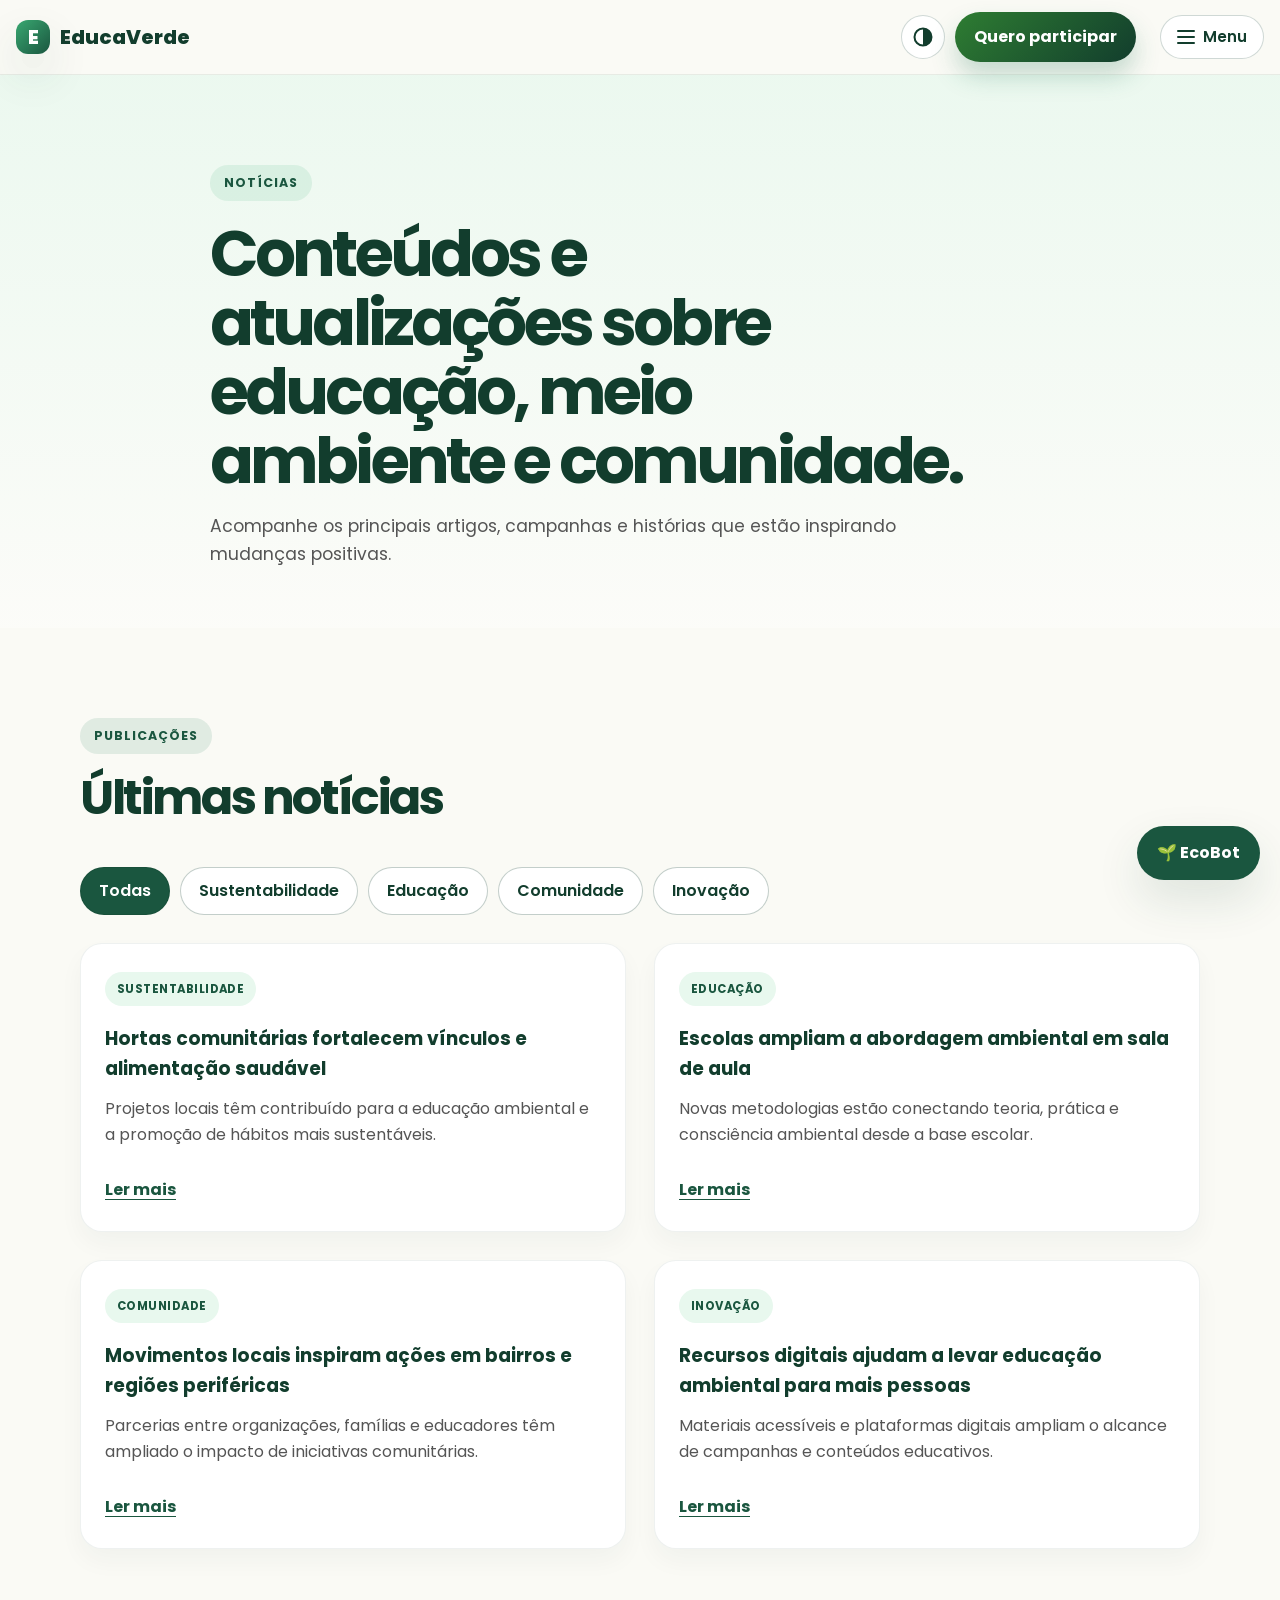
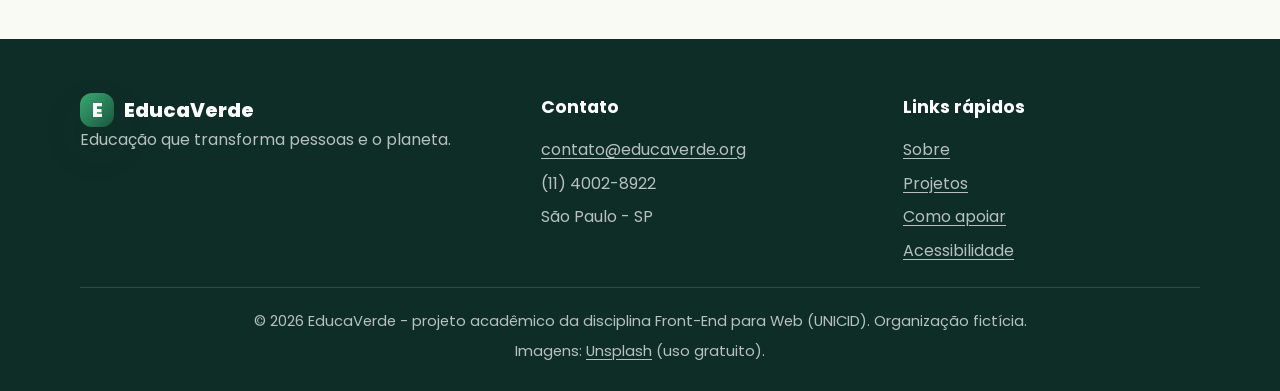
<file: Educaverde/noticias.html>
<!DOCTYPE html>
<html lang="pt-BR">
  <head>
    <meta charset="UTF-8">
    <meta name="viewport" content="width=device-width, initial-scale=1.0">
    <title>Notícias | EducaVerde</title>
    <meta name="description" content="Notícias e artigos sobre sustentabilidade e educação ambiental.">
    <link rel="preconnect" href="https://fonts.googleapis.com">
    <link rel="preconnect" href="https://fonts.gstatic.com" crossorigin>
    <link href="https://fonts.googleapis.com/css2?family=Poppins:wght@400;500;600;700;800&amp;display=swap" rel="stylesheet">
    <link rel="icon" href="favicon.svg" type="image/svg+xml">
    <link rel="stylesheet" href="styles.css">
  </head>
  <body>
    <a class="skip-link" href="#conteudo">Pular para o conteúdo</a>

    <header class="topbar">
      <div class="container nav">
        <a href="index.html" class="brand">
          <span class="brand-mark" aria-hidden="true">E</span>
          <span>EducaVerde</span>
        </a>

        <button class="menu-toggle" type="button" aria-expanded="false" aria-controls="menu-principal">
          <span class="menu-toggle-icon" aria-hidden="true"></span>
          <span class="menu-toggle-text">Menu</span>
        </button>

        <nav id="menu-principal" class="menu" aria-label="Menu principal">
          <a href="index.html">Início</a>
          <a href="sobre.html">Sobre</a>
          <a href="projetos.html">Projetos</a>
          <a href="impacto.html">Impacto</a>
          <a href="acessibilidade.html">Acessibilidade</a>
          <a href="galeria.html">Galeria</a>
          <a href="midia.html">Mídia</a>
          <a href="noticias.html" aria-current="page">Notícias</a>
          <a href="contato.html">Contato</a>
          <a href="orcamento_hospedagem.html">Orçamento</a>
        </nav>

        <div class="nav-actions">
          <button class="contrast-toggle" type="button" aria-pressed="false" title="Ativar ou desativar alto contraste">
            <svg aria-hidden="true" focusable="false" width="20" height="20" viewBox="0 0 20 20"><circle cx="10" cy="10" r="8.5" fill="none" stroke="currentColor" stroke-width="2"/><path d="M10 1.5a8.5 8.5 0 0 1 0 17z" fill="currentColor"/></svg>
            <span class="sr-only">Alto contraste</span>
          </button>
          <a href="contato.html" class="btn btn-primary">Quero participar</a>
        </div>
      </div>
    </header>

    <main id="conteudo" tabindex="-1">
      <section class="page-hero">
        <div class="container narrow">
          <span class="eyebrow">Notícias</span>
          <h1>Conteúdos e atualizações sobre educação, meio ambiente e comunidade.</h1>
          <p>Acompanhe os principais artigos, campanhas e histórias que estão inspirando mudanças positivas.</p>
        </div>
      </section>

      <section class="content-section" aria-labelledby="titulo-noticias">
        <div class="container">
          <div class="section-heading">
            <span class="eyebrow eyebrow-green">Publicações</span>
            <h2 id="titulo-noticias">Últimas notícias</h2>
          </div>

          <div class="filter-bar" role="group" aria-label="Filtrar notícias por categoria">
            <button type="button" class="filter-btn" data-filtro="todas" aria-pressed="true">Todas</button>
            <button type="button" class="filter-btn" data-filtro="sustentabilidade" aria-pressed="false">Sustentabilidade</button>
            <button type="button" class="filter-btn" data-filtro="educacao" aria-pressed="false">Educação</button>
            <button type="button" class="filter-btn" data-filtro="comunidade" aria-pressed="false">Comunidade</button>
            <button type="button" class="filter-btn" data-filtro="inovacao" aria-pressed="false">Inovação</button>
          </div>
          <p class="sr-only" id="filtro-status" aria-live="polite"></p>

          <div class="news-grid">
            <article class="news-card" data-categoria="sustentabilidade">
              <span class="tag">Sustentabilidade</span>
              <h3>Hortas comunitárias fortalecem vínculos e alimentação saudável</h3>
              <p>Projetos locais têm contribuído para a educação ambiental e a promoção de hábitos mais sustentáveis.</p>
              <p class="news-more" id="noticia-1-mais" hidden>Nas hortas da EducaVerde, estudantes e famílias aprendem compostagem, plantio e reaproveitamento de alimentos. Parte da colheita é doada para a merenda escolar e para famílias do bairro.</p>
              <button class="link-button" type="button" aria-expanded="false" aria-controls="noticia-1-mais">Ler mais</button>
            </article>
            <article class="news-card" data-categoria="educacao">
              <span class="tag">Educação</span>
              <h3>Escolas ampliam a abordagem ambiental em sala de aula</h3>
              <p>Novas metodologias estão conectando teoria, prática e consciência ambiental desde a base escolar.</p>
              <p class="news-more" id="noticia-2-mais" hidden>Professores parceiros recebem planos de aula prontos sobre resíduos, água e energia, com versões em linguagem simples e materiais em formato acessível para estudantes com deficiência.</p>
              <button class="link-button" type="button" aria-expanded="false" aria-controls="noticia-2-mais">Ler mais</button>
            </article>
            <article class="news-card" data-categoria="comunidade">
              <span class="tag">Comunidade</span>
              <h3>Movimentos locais inspiram ações em bairros e regiões periféricas</h3>
              <p>Parcerias entre organizações, famílias e educadores têm ampliado o impacto de iniciativas comunitárias.</p>
              <p class="news-more" id="noticia-3-mais" hidden>Mutirões de limpeza, oficinas de reciclagem e rodas de conversa aproximam moradores das escolas e transformam espaços públicos em pontos de encontro e aprendizado.</p>
              <button class="link-button" type="button" aria-expanded="false" aria-controls="noticia-3-mais">Ler mais</button>
            </article>
            <article class="news-card" data-categoria="inovacao">
              <span class="tag">Inovação</span>
              <h3>Recursos digitais ajudam a levar educação ambiental para mais pessoas</h3>
              <p>Materiais acessíveis e plataformas digitais ampliam o alcance de campanhas e conteúdos educativos.</p>
              <p class="news-more" id="noticia-4-mais" hidden>Vídeos com legenda, áudios com transcrição e páginas compatíveis com leitores de tela permitem que mais pessoas, incluindo pessoas com deficiência visual ou auditiva, acompanhem os conteúdos.</p>
              <button class="link-button" type="button" aria-expanded="false" aria-controls="noticia-4-mais">Ler mais</button>
            </article>
          </div>
        </div>
      </section>
    </main>

    <footer class="site-footer">
      <div class="container footer-grid">
        <div>
          <a href="index.html" class="brand footer-brand">
            <span class="brand-mark" aria-hidden="true">E</span>
            <span>EducaVerde</span>
          </a>
          <p>Educação que transforma pessoas e o planeta.</p>
        </div>

        <div>
          <h2 class="footer-title">Contato</h2>
          <ul>
            <li><a href="mailto:contato@educaverde.org">contato@educaverde.org</a></li>
            <li>(11) 4002-8922</li>
            <li>São Paulo - SP</li>
          </ul>
        </div>

        <div>
          <h2 class="footer-title">Links rápidos</h2>
          <ul>
            <li><a href="sobre.html">Sobre</a></li>
            <li><a href="projetos.html">Projetos</a></li>
            <li><a href="contato.html#apoie">Como apoiar</a></li>
            <li><a href="acessibilidade.html">Acessibilidade</a></li>
          </ul>
        </div>
      </div>

      <div class="container footer-bottom">
        <p>© 2026 EducaVerde - projeto acadêmico da disciplina Front-End para Web (UNICID). Organização fictícia.</p>
        <p>Imagens: <a href="https://unsplash.com/" rel="noopener">Unsplash</a> (uso gratuito).</p>
      </div>
    </footer>
      <script src="script.js"></script>
  </body>
</html>
</file>
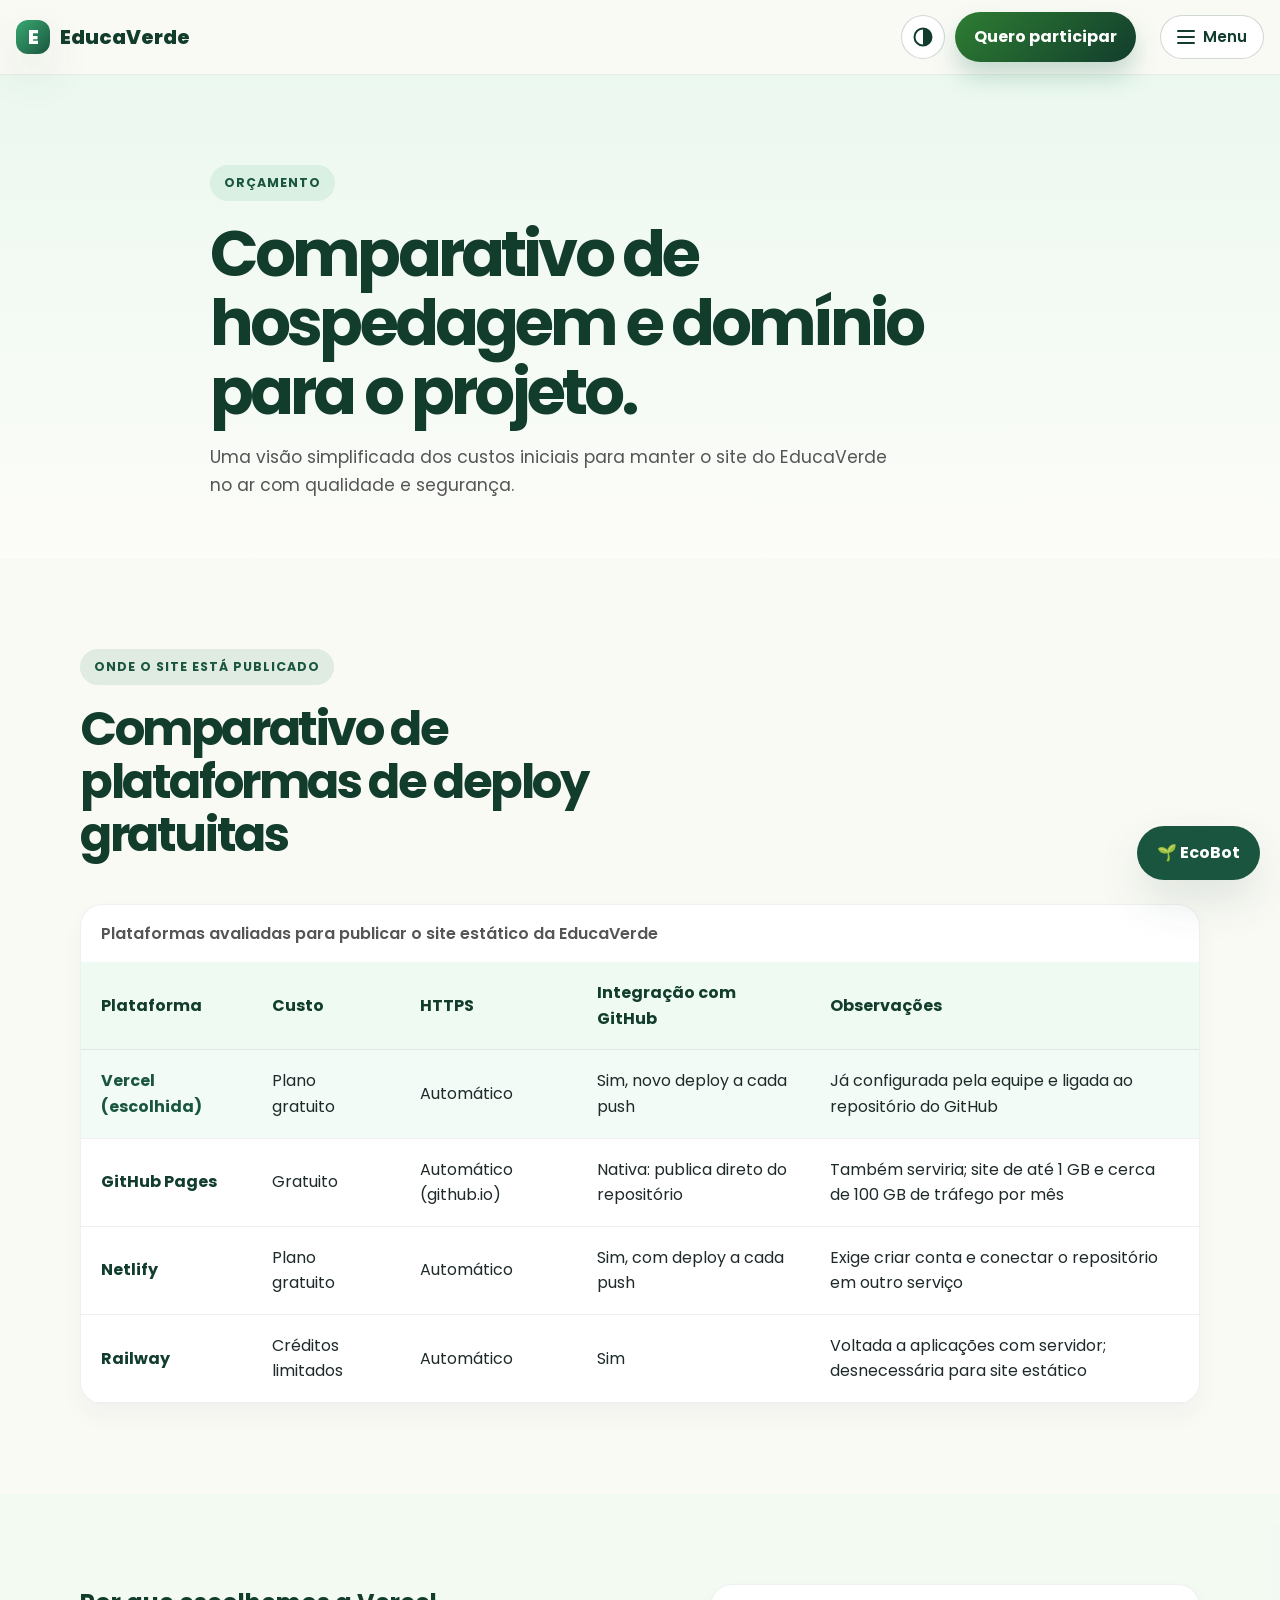
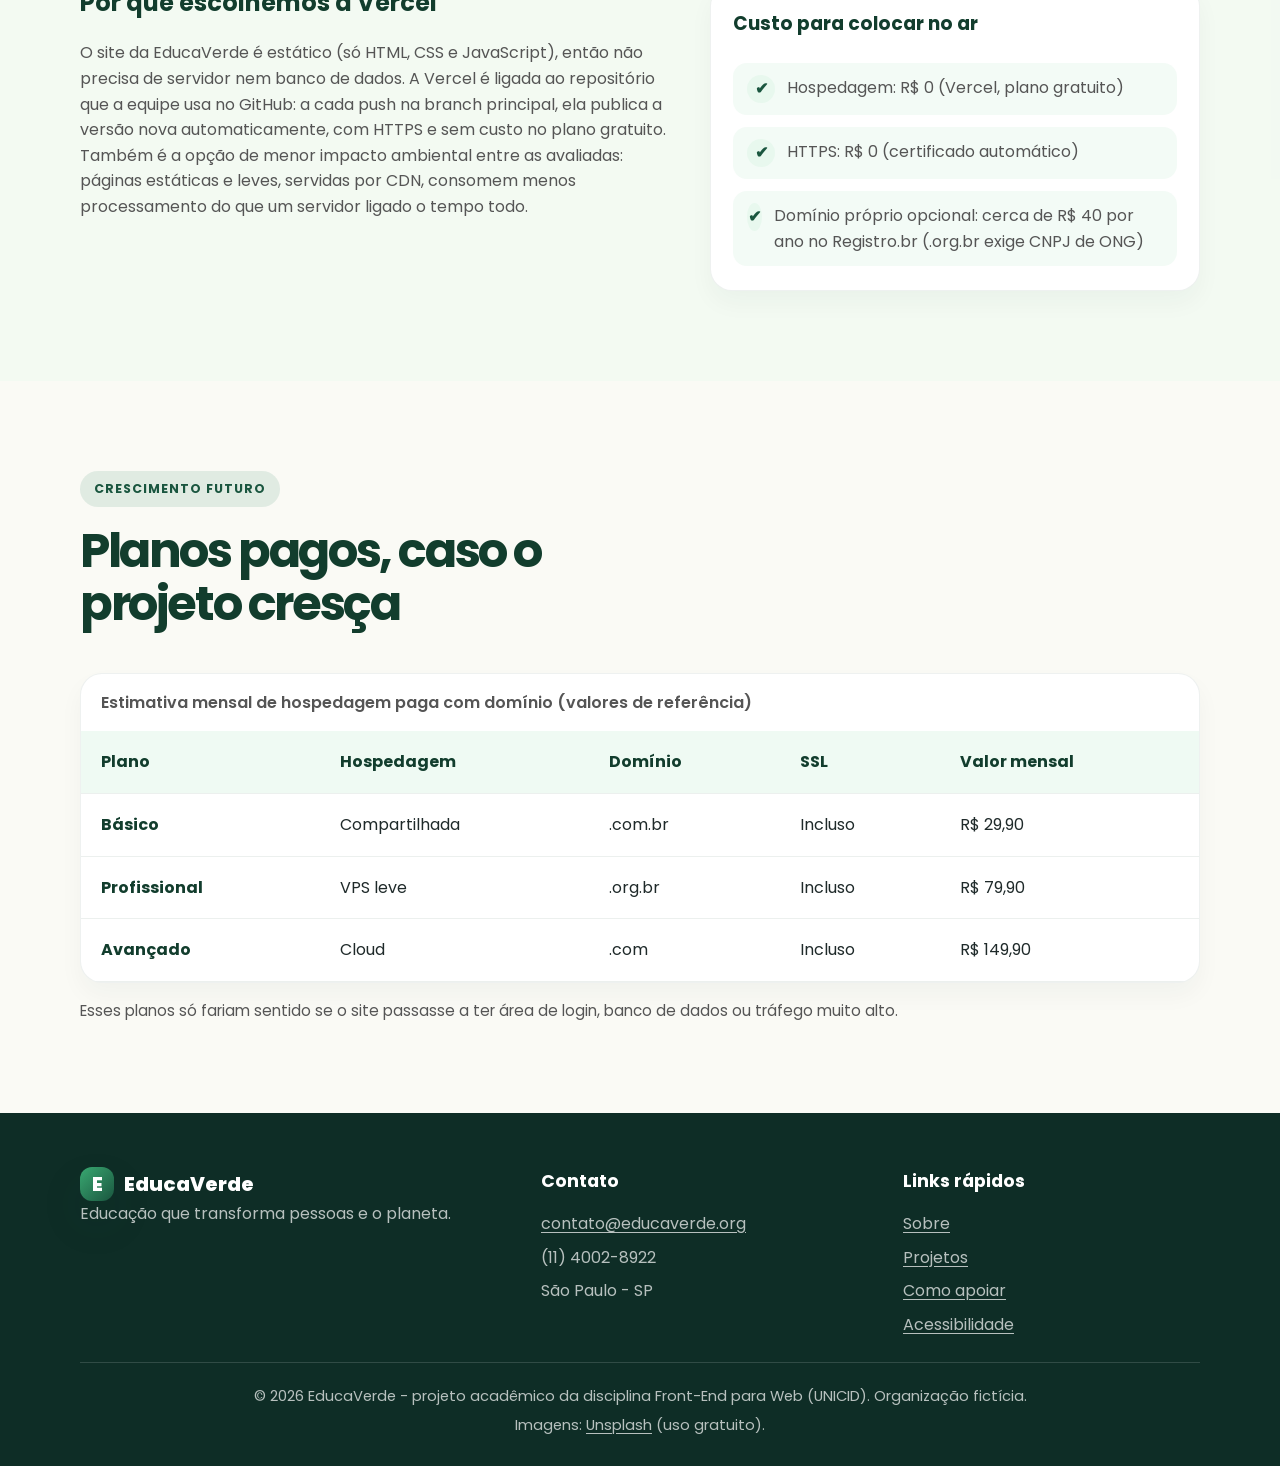
<file: Educaverde/orcamento_hospedagem.html>
<!DOCTYPE html>
<html lang="pt-BR">
  <head>
    <meta charset="UTF-8">
    <meta name="viewport" content="width=device-width, initial-scale=1.0">
    <title>Orçamento de Hospedagem | EducaVerde</title>
    <meta name="description" content="Comparativo de hospedagem e domínio para o EducaVerde.">
    <link rel="preconnect" href="https://fonts.googleapis.com">
    <link rel="preconnect" href="https://fonts.gstatic.com" crossorigin>
    <link href="https://fonts.googleapis.com/css2?family=Poppins:wght@400;500;600;700;800&amp;display=swap" rel="stylesheet">
    <link rel="icon" href="favicon.svg" type="image/svg+xml">
    <link rel="stylesheet" href="styles.css">
  </head>
  <body>
    <a class="skip-link" href="#conteudo">Pular para o conteúdo</a>

    <header class="topbar">
      <div class="container nav">
        <a href="index.html" class="brand">
          <span class="brand-mark" aria-hidden="true">E</span>
          <span>EducaVerde</span>
        </a>

        <button class="menu-toggle" type="button" aria-expanded="false" aria-controls="menu-principal">
          <span class="menu-toggle-icon" aria-hidden="true"></span>
          <span class="menu-toggle-text">Menu</span>
        </button>

        <nav id="menu-principal" class="menu" aria-label="Menu principal">
          <a href="index.html">Início</a>
          <a href="sobre.html">Sobre</a>
          <a href="projetos.html">Projetos</a>
          <a href="impacto.html">Impacto</a>
          <a href="acessibilidade.html">Acessibilidade</a>
          <a href="galeria.html">Galeria</a>
          <a href="midia.html">Mídia</a>
          <a href="noticias.html">Notícias</a>
          <a href="contato.html">Contato</a>
          <a href="orcamento_hospedagem.html" aria-current="page">Orçamento</a>
        </nav>

        <div class="nav-actions">
          <button class="contrast-toggle" type="button" aria-pressed="false" title="Ativar ou desativar alto contraste">
            <svg aria-hidden="true" focusable="false" width="20" height="20" viewBox="0 0 20 20"><circle cx="10" cy="10" r="8.5" fill="none" stroke="currentColor" stroke-width="2"/><path d="M10 1.5a8.5 8.5 0 0 1 0 17z" fill="currentColor"/></svg>
            <span class="sr-only">Alto contraste</span>
          </button>
          <a href="contato.html" class="btn btn-primary">Quero participar</a>
        </div>
      </div>
    </header>

    <main id="conteudo" tabindex="-1">
      <section class="page-hero">
        <div class="container narrow">
          <span class="eyebrow">Orçamento</span>
          <h1>Comparativo de hospedagem e domínio para o projeto.</h1>
          <p>Uma visão simplificada dos custos iniciais para manter o site do EducaVerde no ar com qualidade e segurança.</p>
        </div>
      </section>

      <section class="content-section" aria-labelledby="titulo-deploy">
        <div class="container">
          <div class="section-heading">
            <span class="eyebrow eyebrow-green">Onde o site está publicado</span>
            <h2 id="titulo-deploy">Comparativo de plataformas de deploy gratuitas</h2>
          </div>

          <div class="table-wrap">
            <table>
              <caption>Plataformas avaliadas para publicar o site estático da EducaVerde</caption>
              <thead>
                <tr>
                  <th scope="col">Plataforma</th>
                  <th scope="col">Custo</th>
                  <th scope="col">HTTPS</th>
                  <th scope="col">Integração com GitHub</th>
                  <th scope="col">Observações</th>
                </tr>
              </thead>
              <tbody>
                <tr class="row-destaque">
                  <th scope="row">Vercel (escolhida)</th>
                  <td>Plano gratuito</td>
                  <td>Automático</td>
                  <td>Sim, novo deploy a cada push</td>
                  <td>Já configurada pela equipe e ligada ao repositório do GitHub</td>
                </tr>
                <tr>
                  <th scope="row">GitHub Pages</th>
                  <td>Gratuito</td>
                  <td>Automático (github.io)</td>
                  <td>Nativa: publica direto do repositório</td>
                  <td>Também serviria; site de até 1 GB e cerca de 100 GB de tráfego por mês</td>
                </tr>
                <tr>
                  <th scope="row">Netlify</th>
                  <td>Plano gratuito</td>
                  <td>Automático</td>
                  <td>Sim, com deploy a cada push</td>
                  <td>Exige criar conta e conectar o repositório em outro serviço</td>
                </tr>
                <tr>
                  <th scope="row">Railway</th>
                  <td>Créditos limitados</td>
                  <td>Automático</td>
                  <td>Sim</td>
                  <td>Voltada a aplicações com servidor; desnecessária para site estático</td>
                </tr>
              </tbody>
            </table>
          </div>
        </div>
      </section>

      <section class="content-section muted-bg" aria-labelledby="titulo-justificativa">
        <div class="container two-col">
          <div>
            <h2 id="titulo-justificativa">Por que escolhemos a Vercel</h2>
            <p>
              O site da EducaVerde é estático (só HTML, CSS e JavaScript), então não precisa de servidor nem banco de dados. A Vercel é ligada ao repositório que a equipe usa no GitHub: a cada push na branch principal, ela publica a versão nova automaticamente, com HTTPS e sem custo no plano gratuito.
            </p>
            <p>
              Também é a opção de menor impacto ambiental entre as avaliadas: páginas estáticas e leves, servidas por CDN, consomem menos processamento do que um servidor ligado o tempo todo.
            </p>
          </div>

          <div class="info-panel">
            <h3>Custo para colocar no ar</h3>
            <ul class="check-list vertical">
              <li><strong aria-hidden="true">✔</strong><span>Hospedagem: R$ 0 (Vercel, plano gratuito)</span></li>
              <li><strong aria-hidden="true">✔</strong><span>HTTPS: R$ 0 (certificado automático)</span></li>
              <li><strong aria-hidden="true">✔</strong><span>Domínio próprio opcional: cerca de R$ 40 por ano no Registro.br (.org.br exige CNPJ de ONG)</span></li>
            </ul>
          </div>
        </div>
      </section>

      <section class="content-section" aria-labelledby="titulo-planos">
        <div class="container">
          <div class="section-heading">
            <span class="eyebrow eyebrow-green">Crescimento futuro</span>
            <h2 id="titulo-planos">Planos pagos, caso o projeto cresça</h2>
          </div>
          <div class="table-wrap">
            <table>
              <caption>Estimativa mensal de hospedagem paga com domínio (valores de referência)</caption>
              <thead>
                <tr>
                  <th scope="col">Plano</th>
                  <th scope="col">Hospedagem</th>
                  <th scope="col">Domínio</th>
                  <th scope="col">SSL</th>
                  <th scope="col">Valor mensal</th>
                </tr>
              </thead>
              <tbody>
                <tr>
                  <th scope="row">Básico</th>
                  <td>Compartilhada</td>
                  <td>.com.br</td>
                  <td>Incluso</td>
                  <td>R$ 29,90</td>
                </tr>
                <tr>
                  <th scope="row">Profissional</th>
                  <td>VPS leve</td>
                  <td>.org.br</td>
                  <td>Incluso</td>
                  <td>R$ 79,90</td>
                </tr>
                <tr>
                  <th scope="row">Avançado</th>
                  <td>Cloud</td>
                  <td>.com</td>
                  <td>Incluso</td>
                  <td>R$ 149,90</td>
                </tr>
              </tbody>
            </table>
          </div>
          <p class="media-note">Esses planos só fariam sentido se o site passasse a ter área de login, banco de dados ou tráfego muito alto.</p>
        </div>
      </section>
    </main>

    <footer class="site-footer">
      <div class="container footer-grid">
        <div>
          <a href="index.html" class="brand footer-brand">
            <span class="brand-mark" aria-hidden="true">E</span>
            <span>EducaVerde</span>
          </a>
          <p>Educação que transforma pessoas e o planeta.</p>
        </div>

        <div>
          <h2 class="footer-title">Contato</h2>
          <ul>
            <li><a href="mailto:contato@educaverde.org">contato@educaverde.org</a></li>
            <li>(11) 4002-8922</li>
            <li>São Paulo - SP</li>
          </ul>
        </div>

        <div>
          <h2 class="footer-title">Links rápidos</h2>
          <ul>
            <li><a href="sobre.html">Sobre</a></li>
            <li><a href="projetos.html">Projetos</a></li>
            <li><a href="contato.html#apoie">Como apoiar</a></li>
            <li><a href="acessibilidade.html">Acessibilidade</a></li>
          </ul>
        </div>
      </div>

      <div class="container footer-bottom">
        <p>© 2026 EducaVerde - projeto acadêmico da disciplina Front-End para Web (UNICID). Organização fictícia.</p>
        <p>Imagens: <a href="https://unsplash.com/" rel="noopener">Unsplash</a> (uso gratuito).</p>
      </div>
    </footer>
      <script src="script.js"></script>
  </body>
</html>
</file>
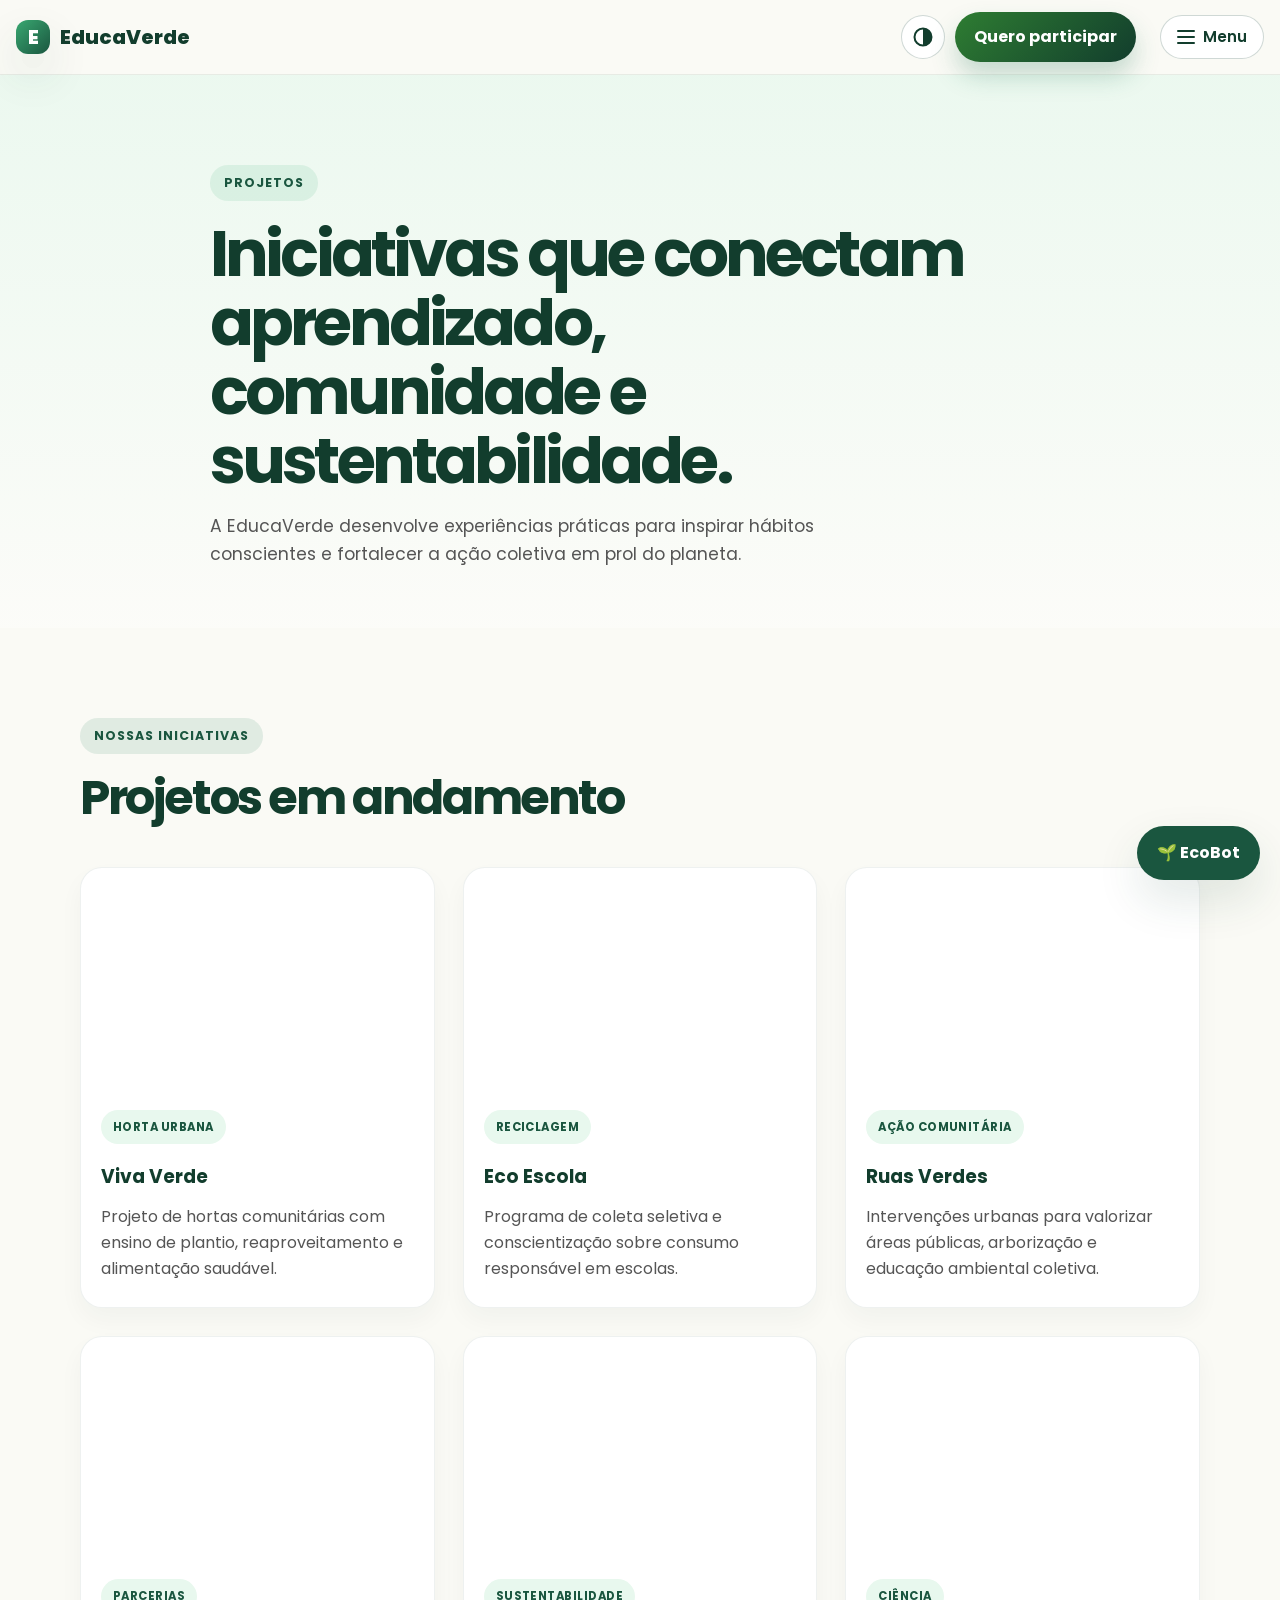
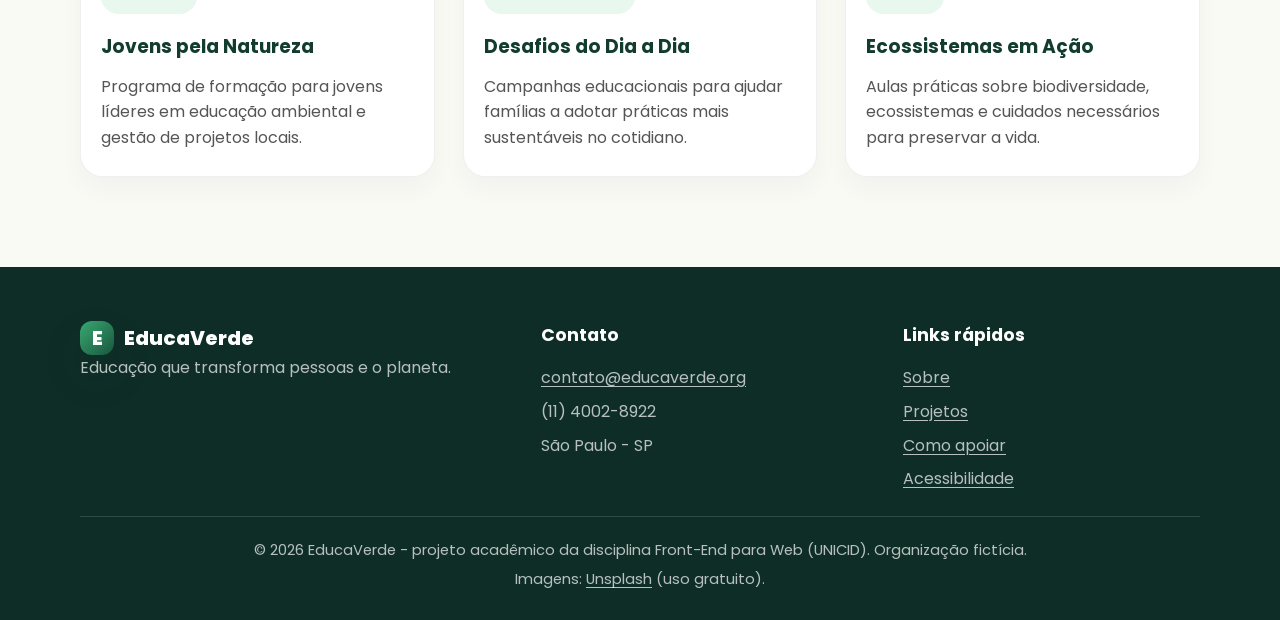
<file: Educaverde/projetos.html>
<!DOCTYPE html>
<html lang="pt-BR">
  <head>
    <meta charset="UTF-8">
    <meta name="viewport" content="width=device-width, initial-scale=1.0">
    <title>Projetos | EducaVerde</title>
    <meta name="description" content="Projetos educativos e sustentáveis desenvolvidos pelo EducaVerde.">
    <link rel="preconnect" href="https://fonts.googleapis.com">
    <link rel="preconnect" href="https://fonts.gstatic.com" crossorigin>
    <link href="https://fonts.googleapis.com/css2?family=Poppins:wght@400;500;600;700;800&amp;display=swap" rel="stylesheet">
    <link rel="icon" href="favicon.svg" type="image/svg+xml">
    <link rel="stylesheet" href="styles.css">
  </head>
  <body>
    <a class="skip-link" href="#conteudo">Pular para o conteúdo</a>

    <header class="topbar">
      <div class="container nav">
        <a href="index.html" class="brand">
          <span class="brand-mark" aria-hidden="true">E</span>
          <span>EducaVerde</span>
        </a>

        <button class="menu-toggle" type="button" aria-expanded="false" aria-controls="menu-principal">
          <span class="menu-toggle-icon" aria-hidden="true"></span>
          <span class="menu-toggle-text">Menu</span>
        </button>

        <nav id="menu-principal" class="menu" aria-label="Menu principal">
          <a href="index.html">Início</a>
          <a href="sobre.html">Sobre</a>
          <a href="projetos.html" aria-current="page">Projetos</a>
          <a href="impacto.html">Impacto</a>
          <a href="acessibilidade.html">Acessibilidade</a>
          <a href="galeria.html">Galeria</a>
          <a href="midia.html">Mídia</a>
          <a href="noticias.html">Notícias</a>
          <a href="contato.html">Contato</a>
          <a href="orcamento_hospedagem.html">Orçamento</a>
        </nav>

        <div class="nav-actions">
          <button class="contrast-toggle" type="button" aria-pressed="false" title="Ativar ou desativar alto contraste">
            <svg aria-hidden="true" focusable="false" width="20" height="20" viewBox="0 0 20 20"><circle cx="10" cy="10" r="8.5" fill="none" stroke="currentColor" stroke-width="2"/><path d="M10 1.5a8.5 8.5 0 0 1 0 17z" fill="currentColor"/></svg>
            <span class="sr-only">Alto contraste</span>
          </button>
          <a href="contato.html" class="btn btn-primary">Quero participar</a>
        </div>
      </div>
    </header>

    <main id="conteudo" tabindex="-1">
      <section class="page-hero">
        <div class="container narrow">
          <span class="eyebrow">Projetos</span>
          <h1>Iniciativas que conectam aprendizado, comunidade e sustentabilidade.</h1>
          <p>
            A EducaVerde desenvolve experiências práticas para inspirar hábitos conscientes e fortalecer a ação coletiva em prol do planeta.
          </p>
        </div>
      </section>

      <section class="content-section" aria-labelledby="titulo-projetos">
        <div class="container">
          <div class="section-heading">
            <span class="eyebrow eyebrow-green">Nossas iniciativas</span>
            <h2 id="titulo-projetos">Projetos em andamento</h2>
          </div>
          <div class="card-grid three-col">
            <article class="project-card">
              <div aria-hidden="true" class="project-thumb thumb-one"></div>
              <div class="project-body">
                <span class="tag">Horta urbana</span>
                <h3>Viva Verde</h3>
                <p>Projeto de hortas comunitárias com ensino de plantio, reaproveitamento e alimentação saudável.</p>
              </div>
            </article>

            <article class="project-card">
              <div aria-hidden="true" class="project-thumb thumb-two"></div>
              <div class="project-body">
                <span class="tag">Reciclagem</span>
                <h3>Eco Escola</h3>
                <p>Programa de coleta seletiva e conscientização sobre consumo responsável em escolas.</p>
              </div>
            </article>

            <article class="project-card">
              <div aria-hidden="true" class="project-thumb thumb-three"></div>
              <div class="project-body">
                <span class="tag">Ação comunitária</span>
                <h3>Ruas Verdes</h3>
                <p>Intervenções urbanas para valorizar áreas públicas, arborização e educação ambiental coletiva.</p>
              </div>
            </article>

            <article class="project-card">
              <div aria-hidden="true" class="project-thumb thumb-four"></div>
              <div class="project-body">
                <span class="tag">Parcerias</span>
                <h3>Jovens pela Natureza</h3>
                <p>Programa de formação para jovens líderes em educação ambiental e gestão de projetos locais.</p>
              </div>
            </article>

            <article class="project-card">
              <div aria-hidden="true" class="project-thumb thumb-five"></div>
              <div class="project-body">
                <span class="tag">Sustentabilidade</span>
                <h3>Desafios do Dia a Dia</h3>
                <p>Campanhas educacionais para ajudar famílias a adotar práticas mais sustentáveis no cotidiano.</p>
              </div>
            </article>

            <article class="project-card">
              <div aria-hidden="true" class="project-thumb thumb-six"></div>
              <div class="project-body">
                <span class="tag">Ciência</span>
                <h3>Ecossistemas em Ação</h3>
                <p>Aulas práticas sobre biodiversidade, ecossistemas e cuidados necessários para preservar a vida.</p>
              </div>
            </article>
          </div>
        </div>
      </section>
    </main>

    <footer class="site-footer">
      <div class="container footer-grid">
        <div>
          <a href="index.html" class="brand footer-brand">
            <span class="brand-mark" aria-hidden="true">E</span>
            <span>EducaVerde</span>
          </a>
          <p>Educação que transforma pessoas e o planeta.</p>
        </div>

        <div>
          <h2 class="footer-title">Contato</h2>
          <ul>
            <li><a href="mailto:contato@educaverde.org">contato@educaverde.org</a></li>
            <li>(11) 4002-8922</li>
            <li>São Paulo - SP</li>
          </ul>
        </div>

        <div>
          <h2 class="footer-title">Links rápidos</h2>
          <ul>
            <li><a href="sobre.html">Sobre</a></li>
            <li><a href="projetos.html">Projetos</a></li>
            <li><a href="contato.html#apoie">Como apoiar</a></li>
            <li><a href="acessibilidade.html">Acessibilidade</a></li>
          </ul>
        </div>
      </div>

      <div class="container footer-bottom">
        <p>© 2026 EducaVerde - projeto acadêmico da disciplina Front-End para Web (UNICID). Organização fictícia.</p>
        <p>Imagens: <a href="https://unsplash.com/" rel="noopener">Unsplash</a> (uso gratuito).</p>
      </div>
    </footer>
      <script src="script.js"></script>
  </body>
</html>
</file>
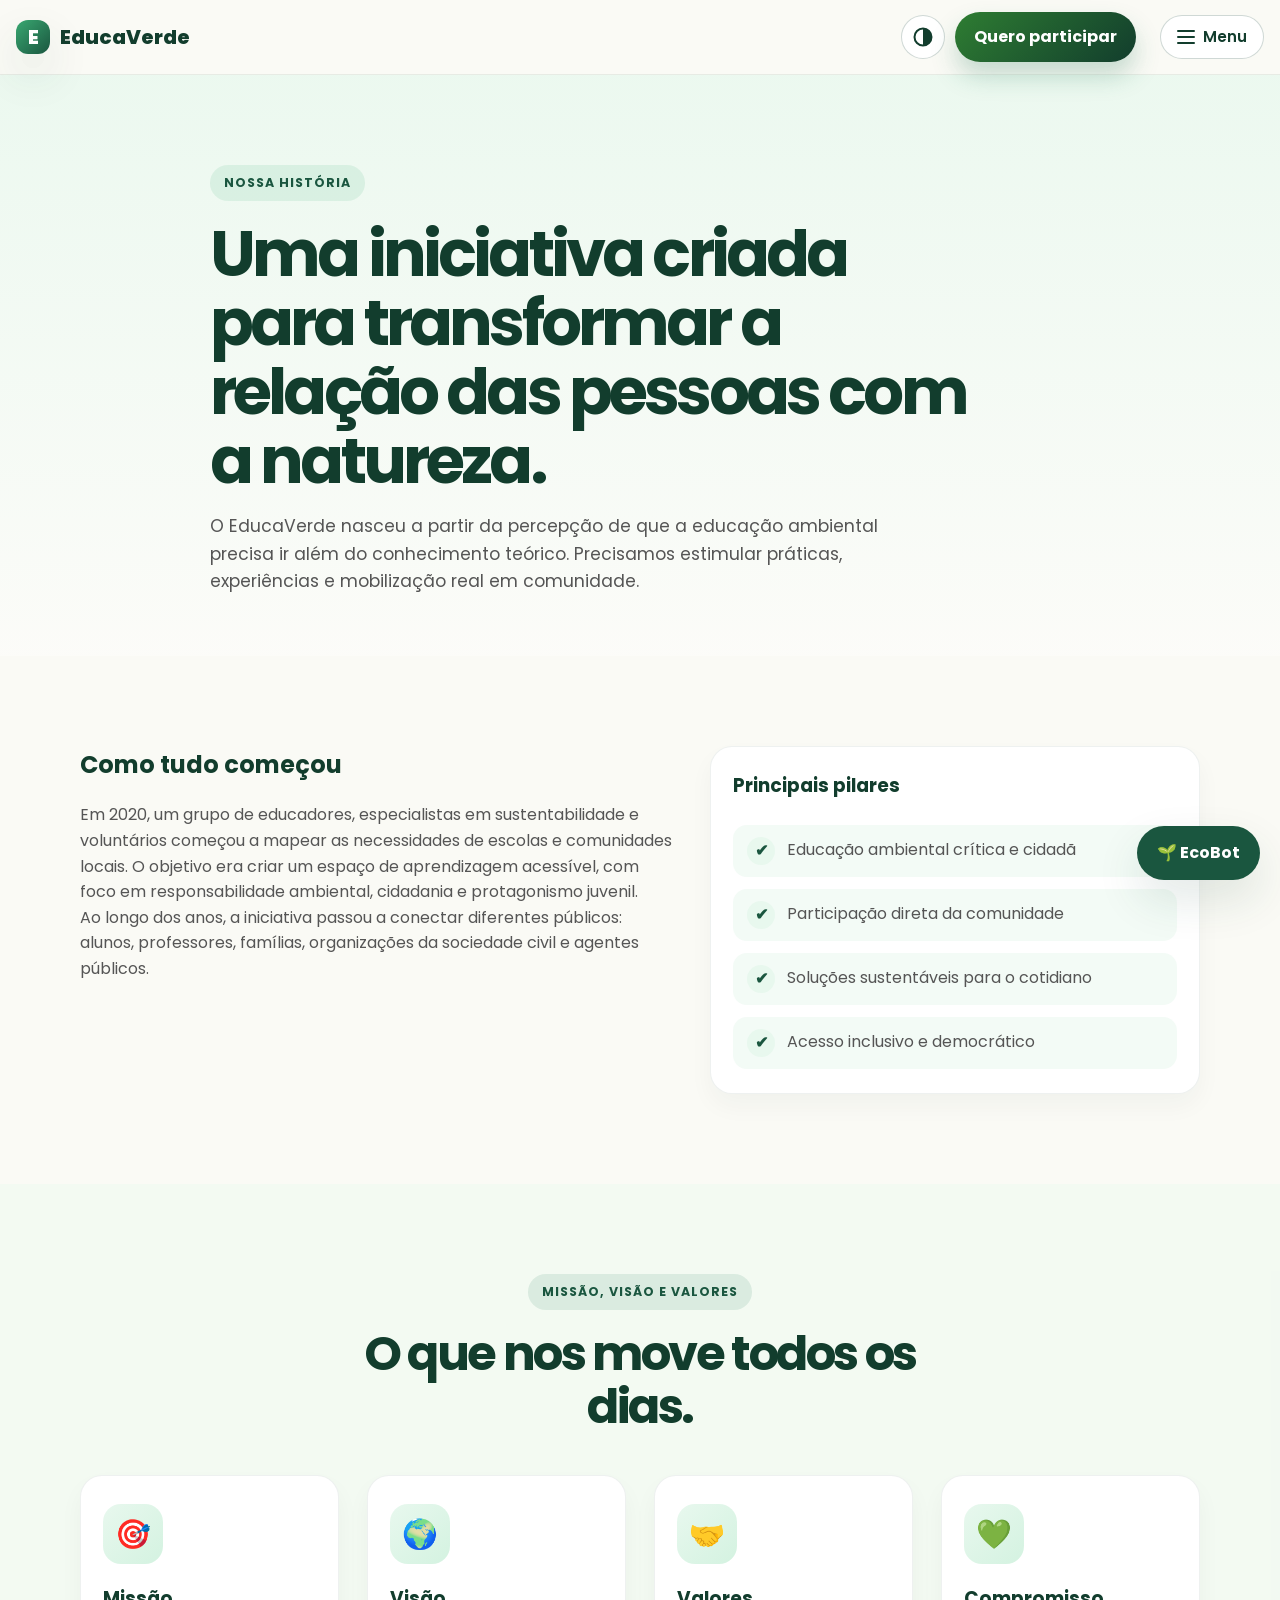
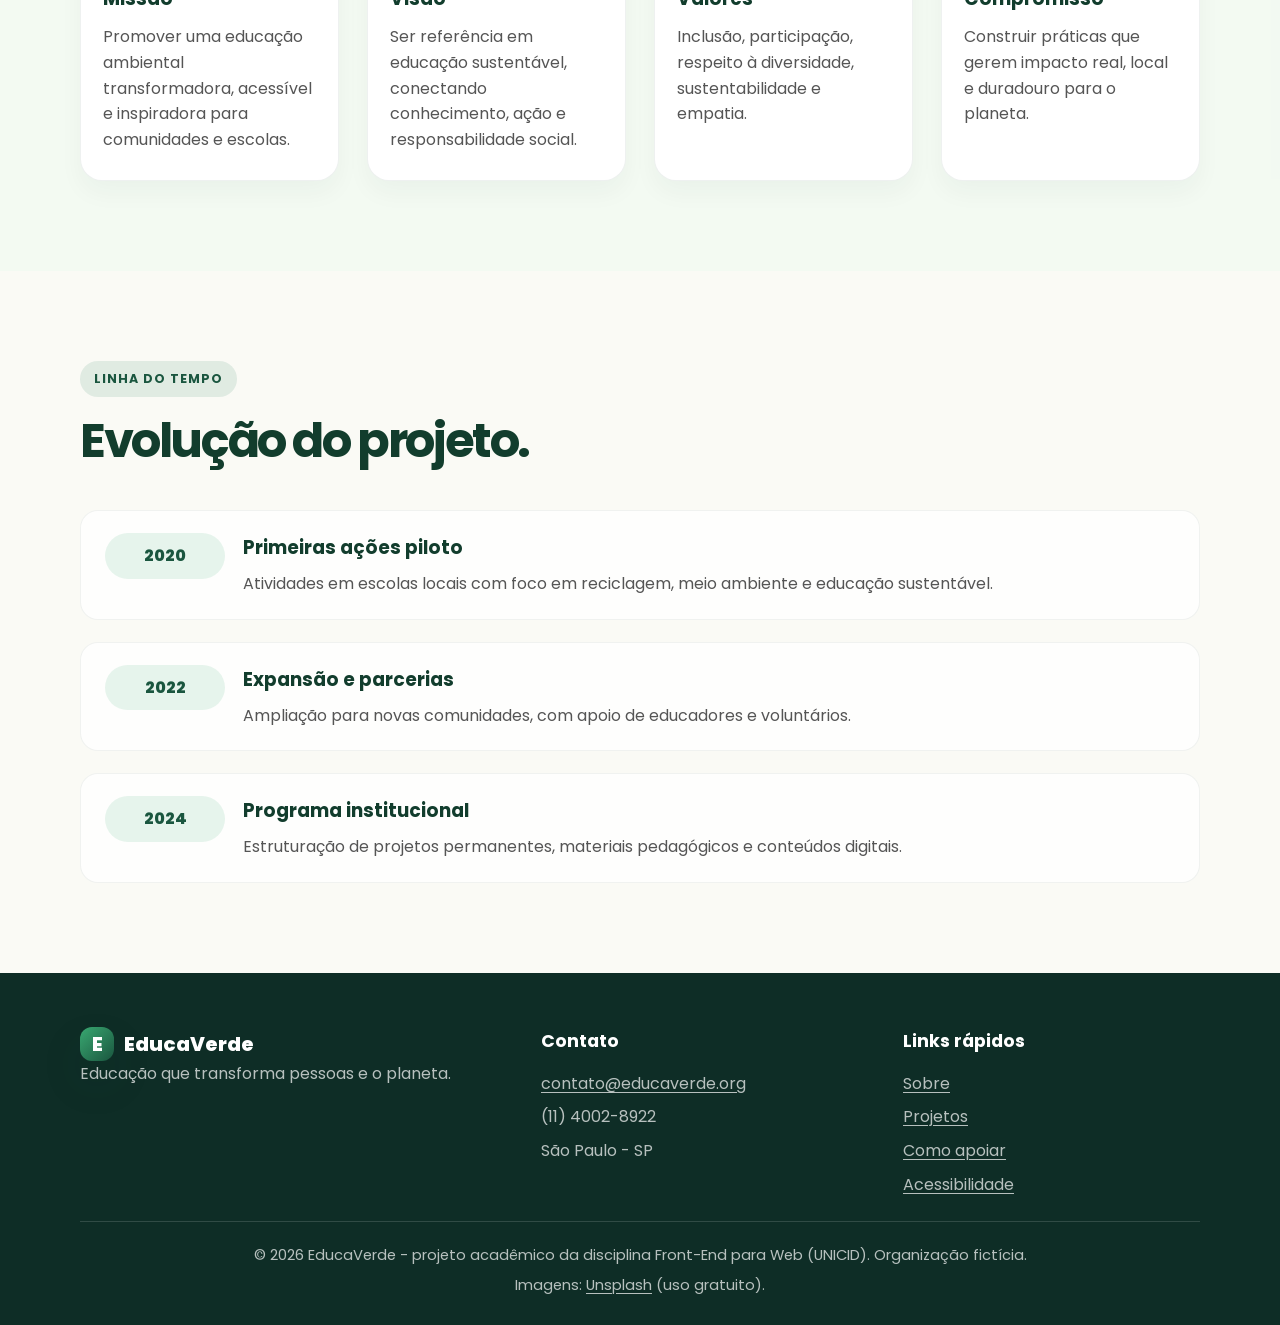
<file: Educaverde/sobre.html>
<!DOCTYPE html>
<html lang="pt-BR">
  <head>
    <meta charset="UTF-8">
    <meta name="viewport" content="width=device-width, initial-scale=1.0">
    <title>Sobre | EducaVerde</title>
    <meta name="description" content="Conheça a história, missão, visão e valores do EducaVerde.">
    <link rel="preconnect" href="https://fonts.googleapis.com">
    <link rel="preconnect" href="https://fonts.gstatic.com" crossorigin>
    <link href="https://fonts.googleapis.com/css2?family=Poppins:wght@400;500;600;700;800&amp;display=swap" rel="stylesheet">
    <link rel="icon" href="favicon.svg" type="image/svg+xml">
    <link rel="stylesheet" href="styles.css">
  </head>
  <body>
    <a class="skip-link" href="#conteudo">Pular para o conteúdo</a>

    <header class="topbar">
      <div class="container nav">
        <a href="index.html" class="brand">
          <span class="brand-mark" aria-hidden="true">E</span>
          <span>EducaVerde</span>
        </a>

        <button class="menu-toggle" type="button" aria-expanded="false" aria-controls="menu-principal">
          <span class="menu-toggle-icon" aria-hidden="true"></span>
          <span class="menu-toggle-text">Menu</span>
        </button>

        <nav id="menu-principal" class="menu" aria-label="Menu principal">
          <a href="index.html">Início</a>
          <a href="sobre.html" aria-current="page">Sobre</a>
          <a href="projetos.html">Projetos</a>
          <a href="impacto.html">Impacto</a>
          <a href="acessibilidade.html">Acessibilidade</a>
          <a href="galeria.html">Galeria</a>
          <a href="midia.html">Mídia</a>
          <a href="noticias.html">Notícias</a>
          <a href="contato.html">Contato</a>
          <a href="orcamento_hospedagem.html">Orçamento</a>
        </nav>

        <div class="nav-actions">
          <button class="contrast-toggle" type="button" aria-pressed="false" title="Ativar ou desativar alto contraste">
            <svg aria-hidden="true" focusable="false" width="20" height="20" viewBox="0 0 20 20"><circle cx="10" cy="10" r="8.5" fill="none" stroke="currentColor" stroke-width="2"/><path d="M10 1.5a8.5 8.5 0 0 1 0 17z" fill="currentColor"/></svg>
            <span class="sr-only">Alto contraste</span>
          </button>
          <a href="contato.html" class="btn btn-primary">Quero participar</a>
        </div>
      </div>
    </header>

    <main id="conteudo" tabindex="-1">
      <section class="page-hero">
        <div class="container narrow">
          <span class="eyebrow">Nossa história</span>
          <h1>Uma iniciativa criada para transformar a relação das pessoas com a natureza.</h1>
          <p>
            O EducaVerde nasceu a partir da percepção de que a educação ambiental precisa ir além do conhecimento teórico.
            Precisamos estimular práticas, experiências e mobilização real em comunidade.
          </p>
        </div>
      </section>

      <section class="content-section">
        <div class="container two-col">
          <div>
            <h2>Como tudo começou</h2>
            <p>
              Em 2020, um grupo de educadores, especialistas em sustentabilidade e voluntários começou a mapear as necessidades de escolas e comunidades locais.
              O objetivo era criar um espaço de aprendizagem acessível, com foco em responsabilidade ambiental, cidadania e protagonismo juvenil.
            </p>
            <p>
              Ao longo dos anos, a iniciativa passou a conectar diferentes públicos: alunos, professores, famílias, organizações da sociedade civil e agentes públicos.
            </p>
          </div>
          <div class="info-panel">
            <h3>Principais pilares</h3>
            <ul class="check-list vertical">
              <li><strong>✔</strong><span>Educação ambiental crítica e cidadã</span></li>
              <li><strong>✔</strong><span>Participação direta da comunidade</span></li>
              <li><strong>✔</strong><span>Soluções sustentáveis para o cotidiano</span></li>
              <li><strong>✔</strong><span>Acesso inclusivo e democrático</span></li>
            </ul>
          </div>
        </div>
      </section>

      <section class="content-section muted-bg">
        <div class="container">
          <div class="section-heading center">
            <span class="eyebrow eyebrow-green">Missão, visão e valores</span>
            <h2>O que nos move todos os dias.</h2>
          </div>

          <div class="card-grid four-col">
            <article class="mini-card-panel">
              <div class="icon-box">🎯</div>
              <h3>Missão</h3>
              <p>Promover uma educação ambiental transformadora, acessível e inspiradora para comunidades e escolas.</p>
            </article>

            <article class="mini-card-panel">
              <div class="icon-box">🌍</div>
              <h3>Visão</h3>
              <p>Ser referência em educação sustentável, conectando conhecimento, ação e responsabilidade social.</p>
            </article>

            <article class="mini-card-panel">
              <div class="icon-box">🤝</div>
              <h3>Valores</h3>
              <p>Inclusão, participação, respeito à diversidade, sustentabilidade e empatia.</p>
            </article>

            <article class="mini-card-panel">
              <div class="icon-box">💚</div>
              <h3>Compromisso</h3>
              <p>Construir práticas que gerem impacto real, local e duradouro para o planeta.</p>
            </article>
          </div>
        </div>
      </section>

      <section class="content-section">
        <div class="container">
          <div class="section-heading">
            <span class="eyebrow eyebrow-green">Linha do tempo</span>
            <h2>Evolução do projeto.</h2>
          </div>

          <div class="timeline">
            <div class="timeline-item">
              <span>2020</span>
              <div>
                <h3>Primeiras ações piloto</h3>
                <p>Atividades em escolas locais com foco em reciclagem, meio ambiente e educação sustentável.</p>
              </div>
            </div>

            <div class="timeline-item">
              <span>2022</span>
              <div>
                <h3>Expansão e parcerias</h3>
                <p>Ampliação para novas comunidades, com apoio de educadores e voluntários.</p>
              </div>
            </div>

            <div class="timeline-item">
              <span>2024</span>
              <div>
                <h3>Programa institucional</h3>
                <p>Estruturação de projetos permanentes, materiais pedagógicos e conteúdos digitais.</p>
              </div>
            </div>
          </div>
        </div>
      </section>
    </main>

    <footer class="site-footer">
      <div class="container footer-grid">
        <div>
          <a href="index.html" class="brand footer-brand">
            <span class="brand-mark" aria-hidden="true">E</span>
            <span>EducaVerde</span>
          </a>
          <p>Educação que transforma pessoas e o planeta.</p>
        </div>

        <div>
          <h2 class="footer-title">Contato</h2>
          <ul>
            <li><a href="mailto:contato@educaverde.org">contato@educaverde.org</a></li>
            <li>(11) 4002-8922</li>
            <li>São Paulo - SP</li>
          </ul>
        </div>

        <div>
          <h2 class="footer-title">Links rápidos</h2>
          <ul>
            <li><a href="sobre.html">Sobre</a></li>
            <li><a href="projetos.html">Projetos</a></li>
            <li><a href="contato.html#apoie">Como apoiar</a></li>
            <li><a href="acessibilidade.html">Acessibilidade</a></li>
          </ul>
        </div>
      </div>

      <div class="container footer-bottom">
        <p>© 2026 EducaVerde - projeto acadêmico da disciplina Front-End para Web (UNICID). Organização fictícia.</p>
        <p>Imagens: <a href="https://unsplash.com/" rel="noopener">Unsplash</a> (uso gratuito).</p>
      </div>
    </footer>
      <script src="script.js"></script>
  </body>
</html>
</file>
<file: Educaverde/styles.css>
:root {
  --green-900: #123d2d;
  --green-800: #1a563f;
  --green-700: #2e7d32; /* verde do escopo */
  --green-600: #39a871;
  --green-500: #70d59a;
  --green-100: #e8f8ee;
  --green-50: #f2fbf5;
  --cream: #fafaf5;
  --white: #ffffff;
  --text: #1f2a2a;
  --muted: #555555; /* cinza do escopo */
  --blue: #1565c0; /* azul do escopo */
  --erro: #c62828;
  --shadow: 0 20px 45px rgba(25, 77, 59, 0.12);
  --radius: 22px;
}

* {
  box-sizing: border-box;
  margin: 0;
  padding: 0;
}

html {
  scroll-behavior: smooth;
  scroll-padding-top: 100px;
}

body {
  font-family: "Poppins", Arial, sans-serif;
  background: var(--cream);
  color: var(--text);
  line-height: 1.6;
}

a {
  text-decoration: none;
  color: inherit;
}

img {
  max-width: 100%;
  display: block;
}

.container {
  width: min(1120px, calc(100% - 32px));
  margin: 0 auto;
}

.topbar {
  position: sticky;
  top: 0;
  z-index: 20;
  background: rgba(250, 250, 245, 0.88);
  backdrop-filter: blur(10px);
  border-bottom: 1px solid rgba(18, 61, 45, 0.08);
}

.nav {
  display: flex;
  align-items: center;
  justify-content: space-between;
  min-height: 84px;
  gap: 24px;
}

.brand {
  display: inline-flex;
  align-items: center;
  gap: 10px;
  font-weight: 800;
  font-size: 1.25rem;
  color: var(--green-900);
}

.brand-mark {
  display: inline-flex;
  align-items: center;
  justify-content: center;
  width: 34px;
  height: 34px;
  border-radius: 12px;
  background: linear-gradient(135deg, var(--green-600), var(--green-800));
  color: var(--white);
  box-shadow: var(--shadow);
}

.menu {
  display: flex;
  align-items: center;
  gap: 2px;
  color: var(--muted);
  font-size: 0.96rem;
  font-weight: 500;
}

.menu a {
  transition: color 0.2s ease, background-color 0.2s ease, border-color 0.2s ease;
  padding: 8px 12px;
  border-radius: 999px;
  border: 1px solid transparent;
}

.menu a:hover,
.menu a:focus-visible {
  color: var(--green-800);
  background: rgba(57, 168, 113, 0.08);
}

.menu a[aria-current="page"] {
  background: rgba(57, 168, 113, 0.12);
  color: var(--green-900);
  border-color: rgba(39, 122, 90, 0.18);
  font-weight: 700;
}

.btn {
  display: inline-flex;
  align-items: center;
  justify-content: center;
  border-radius: 999px;
  padding: 0.9rem 1.6rem;
  font-weight: 700;
  transition: transform 0.2s ease, box-shadow 0.2s ease;
}

.btn:hover,
.btn:focus-visible {
  transform: translateY(-1px);
}

.btn-primary {
  background: linear-gradient(135deg, var(--green-700), var(--green-900));
  color: var(--white);
  box-shadow: 0 14px 25px rgba(39, 122, 90, 0.25);
}

.btn-secondary {
  background: var(--white);
  color: var(--green-900);
  border: 1px solid rgba(18, 61, 45, 0.12);
}

.hero {
  position: relative;
  overflow: hidden;
  padding: 64px 0 32px;
  background:
    radial-gradient(circle at top left, rgba(112, 213, 154, 0.22), transparent 35%),
    linear-gradient(180deg, rgba(255,255,255,0.4), rgba(232,248,238,0.8));
}

.hero-grid {
  display: grid;
  grid-template-columns: 1.1fr 0.9fr;
  align-items: center;
  gap: 52px;
}

.eyebrow {
  display: inline-block;
  margin-bottom: 18px;
  padding: 8px 14px;
  border-radius: 999px;
  background: rgba(57, 168, 113, 0.12);
  color: var(--green-800);
  font-size: 0.78rem;
  font-weight: 700;
  letter-spacing: 0.08em;
  text-transform: uppercase;
}

.eyebrow-green {
  background: rgba(39, 122, 90, 0.12);
}

.hero-copy h1 {
  font-size: clamp(2.5rem, 5vw, 5rem);
  line-height: 1.05;
  letter-spacing: -0.06em;
  color: var(--green-900);
  max-width: 600px;
}

.hero-copy p {
  max-width: 550px;
  margin-top: 20px;
  color: var(--muted);
  font-size: 1.08rem;
}

.hero-actions {
  display: flex;
  flex-wrap: wrap;
  gap: 16px;
  margin-top: 30px;
}

.social-proof {
  list-style: none;
  display: flex;
  flex-wrap: wrap;
  gap: 28px;
  margin-top: 36px;
}

.social-proof li {
  display: flex;
  flex-direction: column;
  gap: 6px;
}

.social-proof strong {
  font-size: 1.8rem;
  color: var(--green-900);
}

.social-proof span {
  color: var(--muted);
  font-size: 0.9rem;
}

.hero-visual {
  position: relative;
  min-height: 540px;
}

.image-card {
  position: absolute;
  right: 30px;
  top: 34px;
  width: min(100%, 520px);
  border-radius: 28px;
  overflow: hidden;
  box-shadow: var(--shadow);
  border: 8px solid rgba(255,255,255,0.7);
}

.image-card img {
  width: 100%;
  height: 620px;
  object-fit: cover;
}

.card-badge {
  position: absolute;
  left: 24px;
  top: 24px;
  z-index: 1;
  background: rgba(255,255,255,0.9);
  color: var(--green-900);
  padding: 0.5rem 0.8rem;
  border-radius: 999px;
  font-weight: 800;
}

.mini-card {
  position: absolute;
  background: rgba(255,255,255,0.96);
  padding: 1rem 1.1rem;
  border-radius: 18px;
  box-shadow: var(--shadow);
  border: 1px solid rgba(18, 61, 45, 0.06);
}

.mini-card-top {
  left: 0;
  top: 80px;
}

.mini-card-bottom {
  right: 0;
  bottom: 20px;
}

.mini-label {
  display: block;
  color: var(--muted);
  font-size: 0.72rem;
  margin-bottom: 0.3rem;
}

.mini-card strong {
  display: block;
  font-size: 1.1rem;
  color: var(--green-900);
}

.mini-card small {
  color: var(--muted);
}

.features,
.programs,
.testimonials,
.about {
  padding: 100px 0;
}

.section-heading {
  margin-bottom: 42px;
}

.section-heading h2 {
  max-width: 620px;
  font-size: clamp(2rem, 4vw, 3rem);
  line-height: 1.1;
  letter-spacing: -0.05em;
  color: var(--green-900);
}

.center {
  text-align: center;
}

.center h2 {
  margin: 0 auto;
}

.feature-grid {
  display: grid;
  grid-template-columns: repeat(3, minmax(0, 1fr));
  gap: 28px;
}

.feature-card {
  background: var(--white);
  border: 1px solid rgba(18, 61, 45, 0.07);
  border-radius: var(--radius);
  padding: 28px 24px;
  box-shadow: 0 10px 30px rgba(18,61,45,0.05);
}

.icon-box {
  width: 60px;
  height: 60px;
  display: grid;
  place-items: center;
  border-radius: 18px;
  margin-bottom: 20px;
  background: linear-gradient(135deg, var(--green-100), rgba(112, 213, 154, 0.3));
  font-size: 1.8rem;
}

.feature-card h3 {
  margin-bottom: 12px;
  color: var(--green-900);
  font-size: 1.3rem;
}

.feature-card p,
.about-copy p,
.program-card p,
.testimonial-grid blockquote {
  color: var(--muted);
}

.about-grid {
  display: grid;
  grid-template-columns: 0.95fr 1.05fr;
  gap: 48px;
  align-items: center;
}

.about-image img {
  width: 100%;
  height: 560px;
  object-fit: cover;
  border-radius: 30px;
  box-shadow: var(--shadow);
}

.about-copy h2 {
  font-size: clamp(2rem, 4vw, 3rem);
  line-height: 1.12;
  letter-spacing: -0.05em;
  color: var(--green-900);
  margin-bottom: 20px;
}

.check-list {
  margin-top: 24px;
  display: grid;
  gap: 18px;
}

.check-list div {
  display: flex;
  align-items: flex-start;
  gap: 12px;
}

.check-list strong {
  width: 28px;
  height: 28px;
  border-radius: 50%;
  display: inline-flex;
  align-items: center;
  justify-content: center;
  color: var(--green-800);
  background: var(--green-100);
  font-size: 1rem;
}

.stats {
  background: linear-gradient(135deg, var(--green-900), var(--green-700));
  color: var(--white);
  padding: 44px 0;
}

.stats-grid {
  display: grid;
  grid-template-columns: repeat(3, minmax(0, 1fr));
  gap: 24px;
}

.stat-item {
  padding: 18px 20px;
  text-align: center;
}

.stat-item strong {
  display: block;
  font-size: clamp(2.1rem, 4vw, 3rem);
  margin-bottom: 12px;
}

.stat-item span {
  color: rgba(255,255,255,0.8);
}

.program-grid {
  display: grid;
  grid-template-columns: repeat(3, minmax(0, 1fr));
  gap: 28px;
}

.program-card {
  padding: 28px 24px;
  background: var(--white);
  border-radius: var(--radius);
  border: 1px solid rgba(18, 61, 45, 0.07);
  box-shadow: 0 12px 30px rgba(18,61,45,0.05);
}

.tag {
  display: inline-block;
  background: var(--green-100);
  color: var(--green-800);
  border-radius: 999px;
  padding: 8px 12px;
  font-size: 0.72rem;
  font-weight: 700;
  letter-spacing: 0.04em;
  text-transform: uppercase;
  margin-bottom: 18px;
}

.program-card h3 {
  margin-bottom: 12px;
  color: var(--green-900);
  font-size: 1.5rem;
}

.testimonial-grid {
  display: grid;
  grid-template-columns: repeat(3, minmax(0, 1fr));
  gap: 28px;
}

.testimonial-grid blockquote {
  background: var(--white);
  border-radius: var(--radius);
  padding: 28px 24px;
  border: 1px solid rgba(18, 61, 45, 0.07);
  box-shadow: 0 12px 30px rgba(18,61,45,0.04);
  font-size: 1rem;
  line-height: 1.8;
}

.testimonial-grid footer {
  margin-top: 20px;
  color: var(--green-800);
  font-weight: 700;
}

.site-footer {
  background: #0e2d26;
  color: rgba(255,255,255,0.82);
  padding-top: 54px;
}

.footer-grid {
  display: grid;
  grid-template-columns: 1.3fr 1fr 0.9fr;
  gap: 32px;
  padding-bottom: 24px;
}

.footer-brand {
  color: var(--white);
}

.site-footer .footer-title {
  font-size: 1.1rem;
  margin-bottom: 16px;
  color: var(--white);
}

.site-footer p,
.site-footer ul {
  color: rgba(255,255,255,0.7);
}

.site-footer ul {
  list-style: none;
  display: grid;
  gap: 8px;
}

.footer-bottom {
  border-top: 1px solid rgba(255,255,255,0.14);
  padding: 22px 0 28px;
  text-align: center;
  color: rgba(255,255,255,0.7);
  font-size: 0.92rem;
}

.content-section {
  padding: 100px 0;
}

.muted-bg {
  background: rgba(232, 248, 238, 0.45);
}

.two-col {
  display: grid;
  grid-template-columns: 1.1fr 0.9fr;
  gap: 32px;
  align-items: start;
}

.two-col h2,
.info-panel h3 {
  color: var(--green-900);
  margin-bottom: 18px;
}

.two-col p {
  color: var(--muted);
  max-width: 620px;
}

.info-panel {
  background: var(--white);
  border: 1px solid rgba(18, 61, 45, 0.07);
  border-radius: var(--radius);
  box-shadow: 0 12px 24px rgba(18,61,45,0.04);
  padding: 24px 22px;
}

.check-list.vertical {
  display: grid;
  gap: 12px;
}

.check-list.vertical li {
  display: flex;
  align-items: flex-start;
  gap: 12px;
  background: rgba(232,248,238,0.5);
  border-radius: 14px;
  padding: 12px 14px;
}

.gallery-grid,
.media-grid,
.news-grid,
.pricing-grid {
  display: grid;
  gap: 28px;
}

.gallery-grid {
  grid-template-columns: repeat(3, minmax(0, 1fr));
}

.gallery-item {
  background: var(--white);
  border: 1px solid rgba(18, 61, 45, 0.07);
  border-radius: var(--radius);
  overflow: hidden;
  box-shadow: 0 12px 24px rgba(18,61,45,0.04);
}

.gallery-item img {
  width: 100%;
  height: 300px;
  object-fit: cover;
}

.gallery-item figcaption {
  padding: 16px 18px 18px;
  color: var(--muted);
}

.media-grid {
  grid-template-columns: repeat(3, minmax(0, 1fr));
}

.media-card,
.news-card,
.pricing-card {
  background: var(--white);
  border: 1px solid rgba(18, 61, 45, 0.07);
  border-radius: var(--radius);
  padding: 22px 20px;
  box-shadow: 0 12px 24px rgba(18,61,45,0.04);
}

.media-card h3,
.news-card h3,
.pricing-card h3 {
  color: var(--green-900);
  margin-bottom: 14px;
}

.video-wrap,
.iframe-wrap {
  position: relative;
  width: 100%;
  overflow: hidden;
  border-radius: 18px;
  background: #dfeee6;
}

.video-wrap {
  aspect-ratio: 16 / 9;
}

.iframe-wrap {
  aspect-ratio: 16 / 12;
}

.video-wrap iframe,
.iframe-wrap iframe {
  width: 100%;
  height: 100%;
  border: 0;
}

audio {
  width: 100%;
}

.news-grid {
  grid-template-columns: repeat(2, minmax(0, 1fr));
}

.news-card p,
.pricing-card p {
  color: var(--muted);
}

.pricing-grid {
  grid-template-columns: repeat(3, minmax(0, 1fr));
}

.pricing-card {
  text-align: center;
}

.pricing-card strong {
  display: block;
  font-size: 2rem;
  color: var(--green-900);
  margin-bottom: 10px;
}

.pricing-card.featured {
  background: linear-gradient(135deg, rgba(57, 168, 113, 0.08), rgba(18, 61, 45, 0.04));
  border-color: rgba(57, 168, 113, 0.3);
}

.page-hero {
  padding: 90px 0 60px;
  background: linear-gradient(180deg, rgba(232, 248, 238, 0.8), rgba(255,255,255,0.35));
}

.page-hero h1 {
  font-size: clamp(2.4rem, 5vw, 4.2rem);
  line-height: 1.08;
  letter-spacing: -0.06em;
  color: var(--green-900);
  max-width: 760px;
}

.page-hero p {
  max-width: 700px;
  margin-top: 18px;
  color: var(--muted);
  font-size: 1.08rem;
}

.narrow {
  max-width: 860px;
}

.content-section {
  padding: 90px 0;
}

.muted-bg {
  background: rgba(232, 248, 238, 0.45);
}

.two-col,
.contact-grid {
  display: grid;
  grid-template-columns: 1.1fr 0.9fr;
  gap: 32px;
  align-items: start;
}

.two-col h2,
.info-panel h3,
.team-panel h3,
.form-title {
  color: var(--green-900);
  margin-bottom: 18px;
}

.two-col p,
.feature-list,
.info-panel,
.team-list span {
  color: var(--muted);
}

.feature-list {
  list-style: none;
  display: grid;
  gap: 12px;
  margin-top: 18px;
  padding-left: 0;
}

.feature-list li {
  display: flex;
  align-items: flex-start;
  gap: 12px;
  background: rgba(255,255,255,0.75);
  border: 1px solid rgba(18, 61, 45, 0.06);
  border-radius: 16px;
  padding: 14px 16px;
}

.info-panel,
.card-panel,
.chart-card,
.contact-form,
.team-panel,
.news-card,
.media-card,
.gallery-item,
.mini-card-panel {
  background: var(--white);
  border-radius: var(--radius);
  border: 1px solid rgba(18, 61, 45, 0.07);
  box-shadow: 0 12px 24px rgba(18,61,45,0.04);
}

.info-panel {
  padding: 24px 22px;
}

.check-list {
  list-style: none;
  display: grid;
  gap: 14px;
}

.check-list li {
  display: flex;
  align-items: flex-start;
  gap: 12px;
}

.check-list.vertical li {
  background: rgba(232,248,238,0.5);
  border-radius: 14px;
  padding: 12px 14px;
}

.card-grid {
  display: grid;
  gap: 28px;
}

.three-col {
  grid-template-columns: repeat(3, minmax(0, 1fr));
}

.four-col {
  grid-template-columns: repeat(4, minmax(0, 1fr));
}

.mini-card-panel {
  padding: 28px 22px;
}

.mini-card-panel h3 {
  color: var(--green-900);
  margin-bottom: 10px;
}

.mini-card-panel p {
  color: var(--muted);
}

.timeline {
  display: grid;
  gap: 22px;
  margin-top: 28px;
}

.timeline-item {
  display: grid;
  grid-template-columns: 120px 1fr;
  gap: 18px;
  align-items: flex-start;
  background: rgba(255,255,255,0.75);
  border: 1px solid rgba(18, 61, 45, 0.06);
  border-radius: 18px;
  padding: 22px 24px;
}

.timeline-item span {
  display: inline-block;
  width: 100%;
  color: var(--green-800);
  font-weight: 800;
  background: rgba(57, 168, 113, 0.12);
  border-radius: 999px;
  text-align: center;
  padding: 10px 8px;
}

.timeline-item h3 {
  color: var(--green-900);
  margin-bottom: 8px;
}

.timeline-item p {
  color: var(--muted);
}

.project-card {
  background: var(--white);
  border-radius: var(--radius);
  overflow: hidden;
  border: 1px solid rgba(18,61,45,0.07);
  box-shadow: 0 12px 24px rgba(18,61,45,0.04);
}

.project-thumb {
  height: 220px;
  background-size: cover;
  background-position: center;
}

.thumb-one { background-image: url('https://images.unsplash.com/photo-1466692476868-aef1dfb1e735?auto=format&fit=crop&w=900&q=80'); }
.thumb-two { background-image: url('https://images.unsplash.com/photo-1532996122724-e3c354a0b15b?auto=format&fit=crop&w=900&q=80'); }
.thumb-three { background-image: url('https://images.unsplash.com/photo-1501004318641-b39e6451bec6?auto=format&fit=crop&w=900&q=80'); }
.thumb-four { background-image: url('https://images.unsplash.com/photo-1517048676732-d65bc937f952?auto=format&fit=crop&w=900&q=80'); }
.thumb-five { background-image: url('https://images.unsplash.com/photo-1522202176988-66273c2fd55f?auto=format&fit=crop&w=900&q=80'); }
.thumb-six { background-image: url('https://images.unsplash.com/photo-1497486751825-1233686d5d80?auto=format&fit=crop&w=900&q=80'); }

.project-body {
  padding: 22px 20px 26px;
}

.project-body h3 {
  color: var(--green-900);
  margin-bottom: 12px;
}

.project-body p {
  color: var(--muted);
}

.stats-page {
  grid-template-columns: repeat(3, minmax(0, 1fr));
}

.stats-page .stat-item {
  background: var(--white);
  border: 1px solid rgba(18, 61, 45, 0.07);
  border-radius: var(--radius);
  color: var(--green-900);
  box-shadow: 0 12px 24px rgba(18,61,45,0.04);
}

.stats-page .stat-item span {
  color: var(--muted);
}

.chart-grid {
  display: grid;
  grid-template-columns: 1.2fr 0.8fr;
  gap: 28px;
}

.chart-card {
  padding: 26px;
}

.chart-card h3 {
  color: var(--green-900);
  margin-bottom: 24px;
}

.bar-group {
  display: grid;
  gap: 18px;
}

.bar-row {
  display: grid;
  grid-template-columns: 110px 1fr 52px;
  align-items: center;
  gap: 14px;
  color: var(--muted);
}

.bar {
  height: 14px;
  border-radius: 999px;
  background: rgba(57, 168, 113, 0.14);
  overflow: hidden;
}

.bar i {
  display: block;
  height: 100%;
  border-radius: inherit;
  background: linear-gradient(135deg, var(--green-600), var(--green-800));
}

.donut-wrap {
  display: flex;
  align-items: center;
  justify-content: center;
  gap: 22px;
  min-height: 200px;
}

.donut {
  width: 140px;
  height: 140px;
  border-radius: 50%;
  display: grid;
  place-items: center;
  background: conic-gradient(var(--green-700) 0 64%, rgba(57, 168, 113, 0.18) 64% 100%);
  position: relative;
}

.donut::before {
  content: "";
  position: absolute;
  inset: 20px;
  background: var(--white);
  border-radius: 50%;
}

.donut span {
  position: relative;
  z-index: 1;
  color: var(--green-900);
  font-weight: 800;
}

.donut-wrap ul {
  list-style: none;
  display: grid;
  gap: 8px;
  color: var(--muted);
}

.table-wrap {
  overflow-x: auto;
  background: var(--white);
  border: 1px solid rgba(18,61,45,0.07);
  border-radius: var(--radius);
  box-shadow: 0 12px 24px rgba(18,61,45,0.04);
}

table {
  width: 100%;
  border-collapse: collapse;
}

th, td {
  padding: 18px 20px;
  border-bottom: 1px solid rgba(18,61,45,0.08);
  text-align: left;
}

th {
  background: rgba(232,248,238,0.7);
  color: var(--green-900);
  font-weight: 700;
}

td {
  color: var(--text);
}

.gallery-grid {
  display: grid;
  grid-template-columns: repeat(3, minmax(0, 1fr));
  gap: 26px;
}

.gallery-item {
  overflow: hidden;
}

.gallery-item img {
  width: 100%;
  height: 300px;
  object-fit: cover;
}

.gallery-item figcaption {
  padding: 16px 18px 18px;
  color: var(--muted);
}

.media-grid {
  display: grid;
  grid-template-columns: repeat(3, minmax(0, 1fr));
  gap: 26px;
}

.media-card {
  padding: 22px 20px;
}

.media-card h3 {
  margin-bottom: 16px;
  color: var(--green-900);
}

.video-wrap,
.iframe-wrap {
  position: relative;
  width: 100%;
  overflow: hidden;
  border-radius: 18px;
  background: #dfeee6;
}

.video-wrap {
  aspect-ratio: 16 / 9;
}

.iframe-wrap {
  aspect-ratio: 16 / 12;
}

.video-wrap iframe,
.iframe-wrap iframe {
  width: 100%;
  height: 100%;
  border: 0;
}

audio {
  width: 100%;
}

.news-grid {
  display: grid;
  grid-template-columns: repeat(2, minmax(0, 1fr));
  gap: 28px;
}

.news-card {
  padding: 28px 24px;
}

.news-card h3 {
  color: var(--green-900);
  margin-bottom: 12px;
}

.news-card p {
  color: var(--muted);
  margin-bottom: 18px;
}

.news-card a {
  color: var(--green-800);
  font-weight: 700;
}

.contact-form {
  padding: 28px 24px;
}

.field-group {
  display: grid;
  gap: 8px;
  margin-bottom: 18px;
}

.field-group label {
  font-weight: 600;
  color: var(--green-900);
}

.field-group input,
.field-group textarea {
  width: 100%;
  border: 1px solid rgba(18,61,45,0.14);
  border-radius: 14px;
  padding: 14px 16px;
  font: inherit;
  color: var(--text);
  background: #fff;
}

.field-group input:focus,
.field-group textarea:focus {
  outline: 2px solid rgba(57,168,113,0.25);
  border-color: var(--green-600);
}

.team-panel {
  padding: 28px 24px;
}

.team-list {
  list-style: none;
  display: grid;
  gap: 18px;
}

.team-list li {
  display: grid;
  gap: 4px;
}

.team-list strong {
  color: var(--green-900);
}

@media (max-width: 980px) {
  .hero-grid,
  .about-grid,
  .feature-grid,
  .program-grid,
  .testimonial-grid,
  .stats-grid,
  .footer-grid,
  .two-col,
  .contact-grid,
  .chart-grid,
  .three-col,
  .four-col,
  .gallery-grid,
  .media-grid,
  .news-grid,
  .pricing-grid,
  .stats-page {
    grid-template-columns: 1fr;
  }

  .hero-copy h1 {
    max-width: 100%;
  }

  .hero-visual {
    min-height: 420px;
  }

  .image-card {
    position: relative;
    right: auto;
    top: auto;
    width: 100%;
  }

  .mini-card-top {
    left: 24px;
    top: 22px;
  }

  .mini-card-bottom {
    right: 18px;
    bottom: -10px;
  }

  .timeline-item {
    grid-template-columns: 1fr;
  }
}

@media (max-width: 760px) {
  .nav {
    flex-wrap: wrap;
    justify-content: center;
    padding: 18px 0;
  }

  .menu {
    width: 100%;
    justify-content: center;
    flex-wrap: wrap;
  }

  .hero {
    padding-top: 36px;
  }

  .hero-copy h1 {
    font-size: 2.6rem;
  }

  .social-proof {
    gap: 18px;
  }

  .image-card img {
    height: 420px;
  }

  .feature-card,
  .program-card,
  .testimonial-grid blockquote {
    padding: 22px 18px;
  }
}

/* =========================================================
   2ª ENTREGA - acessibilidade, JavaScript e responsividade
   ========================================================= */

/* ---------- Utilitários de acessibilidade ---------- */
.sr-only {
  position: absolute;
  width: 1px;
  height: 1px;
  padding: 0;
  margin: -1px;
  overflow: hidden;
  clip: rect(0, 0, 0, 0);
  white-space: nowrap;
  border: 0;
}

.skip-link {
  position: absolute;
  left: 16px;
  top: -60px;
  z-index: 100;
  padding: 12px 18px;
  border-radius: 12px;
  background: var(--green-900);
  color: var(--white);
  font-weight: 700;
  transition: top 0.2s ease;
}

.skip-link:focus {
  top: 12px;
}

/* Foco visível em todos os elementos navegáveis por teclado */
a:focus-visible,
button:focus-visible,
input:focus-visible,
select:focus-visible,
textarea:focus-visible,
summary:focus-visible,
iframe:focus-visible {
  outline: 3px solid var(--blue);
  outline-offset: 3px;
}

main:focus {
  outline: none;
}

/* ---------- Cabeçalho e menu ---------- */
.topbar .container {
  width: min(1280px, calc(100% - 32px));
}

.menu a {
  padding: 8px 10px;
  font-size: 0.92rem;
}

.nav-actions {
  display: flex;
  align-items: center;
  gap: 10px;
}

.nav-actions .btn {
  padding: 0.75rem 1.2rem;
  white-space: nowrap;
}

.contrast-toggle,
.menu-toggle {
  display: inline-flex;
  align-items: center;
  justify-content: center;
  gap: 8px;
  min-width: 44px;
  min-height: 44px;
  border-radius: 999px;
  border: 1px solid rgba(18, 61, 45, 0.2);
  background: var(--white);
  color: var(--green-900);
  font: inherit;
  font-size: 1.2rem;
  font-weight: 600;
  cursor: pointer;
  transition: background-color 0.2s ease;
}

.contrast-toggle:hover,
.menu-toggle:hover {
  background: var(--green-100);
}

.contrast-toggle[aria-pressed="true"] {
  background: var(--green-900);
  color: var(--white);
}

.menu-toggle {
  display: none;
  padding: 0 16px;
  font-size: 0.95rem;
}

.menu-toggle-icon,
.menu-toggle-icon::before,
.menu-toggle-icon::after {
  display: block;
  width: 18px;
  height: 2px;
  background: currentColor;
  border-radius: 2px;
  position: relative;
  transition: transform 0.2s ease;
}

.menu-toggle-icon::before,
.menu-toggle-icon::after {
  content: "";
  position: absolute;
  left: 0;
}

.menu-toggle-icon::before { top: -6px; }
.menu-toggle-icon::after { top: 6px; }

.menu-toggle[aria-expanded="true"] .menu-toggle-icon { background: transparent; }
.menu-toggle[aria-expanded="true"] .menu-toggle-icon::before { transform: translateY(6px) rotate(45deg); }
.menu-toggle[aria-expanded="true"] .menu-toggle-icon::after { transform: translateY(-6px) rotate(-45deg); }

/* Link "ver mais" no fim das seções da home */
.section-link {
  grid-column: 1 / -1;
  margin-top: 28px;
  font-weight: 700;
}

.section-link a {
  color: var(--green-800);
  text-decoration: underline;
  text-underline-offset: 4px;
}

.section-link-light {
  text-align: center;
  margin-top: 8px;
}

.section-link-light a {
  color: var(--white);
}

/* ---------- Rodapé ---------- */
.site-footer a {
  text-decoration: underline;
  text-underline-offset: 3px;
}

.site-footer .brand {
  text-decoration: none;
}

.footer-bottom p + p {
  margin-top: 6px;
}

/* ---------- Formulário ---------- */
.form-hint {
  color: var(--muted);
  margin-bottom: 22px;
}

.field-group select {
  width: 100%;
  border: 1px solid rgba(18, 61, 45, 0.3);
  border-radius: 14px;
  padding: 14px 16px;
  font: inherit;
  color: var(--text);
  background: #fff;
}

.field-group input,
.field-group textarea {
  border-color: rgba(18, 61, 45, 0.3);
  transition: border-color 0.2s ease, box-shadow 0.2s ease;
}

.field-tip {
  font-size: 0.85rem;
  color: var(--muted);
}

/* Borda em destaque quando o campo tem erro (classe adicionada pelo JS) */
.campo-invalido,
.field-group .campo-invalido {
  border: 2px solid var(--erro);
  box-shadow: 0 0 0 3px rgba(198, 40, 40, 0.15);
}

.error-msg {
  display: block;
  color: var(--erro);
  font-size: 0.9rem;
  font-weight: 600;
}

.error-msg:empty {
  display: none;
}

.field-check {
  display: flex;
  align-items: flex-start;
  gap: 10px;
  margin-bottom: 6px;
}

.field-check input {
  width: 22px;
  height: 22px;
  margin-top: 3px;
  accent-color: var(--green-700);
  flex-shrink: 0;
}

.field-check .campo-invalido {
  outline: 2px solid var(--erro);
  outline-offset: 2px;
}

.form-actions {
  display: flex;
  flex-wrap: wrap;
  gap: 12px;
  margin-top: 20px;
}

.form-actions button,
.btn-apoio {
  font: inherit;
  font-weight: 700;
  cursor: pointer;
}

button.btn-primary {
  border: 0;
}

.form-status:empty {
  display: none;
}

.form-status {
  margin-top: 20px;
  padding: 14px 16px;
  border-radius: 14px;
  font-weight: 600;
}

.form-status.sucesso { background: #e8f5e9; color: #1b5e20; border: 1px solid #2e7d32; }
.form-status.erro { background: #ffebee; color: #b71c1c; border: 1px solid var(--erro); }
.form-status.info { background: #e3f2fd; color: #0d47a1; border: 1px solid var(--blue); }

.team-note,
.apoio-nota,
.media-note {
  margin-top: 16px;
  color: var(--muted);
  font-size: 0.95rem;
}

.mini-card-panel .btn-apoio {
  margin-top: 16px;
}

/* ---------- Notícias ---------- */
.filter-bar {
  display: flex;
  flex-wrap: wrap;
  gap: 10px;
  margin-bottom: 28px;
}

.filter-btn {
  padding: 10px 18px;
  border-radius: 999px;
  border: 1px solid rgba(18, 61, 45, 0.25);
  background: var(--white);
  color: var(--green-900);
  font: inherit;
  font-weight: 600;
  cursor: pointer;
  transition: background-color 0.2s ease, color 0.2s ease;
}

.filter-btn:hover {
  background: var(--green-100);
}

.filter-btn[aria-pressed="true"] {
  background: var(--green-800);
  color: var(--white);
}

.news-card {
  display: flex;
  flex-direction: column;
  align-items: flex-start;
}

.news-more {
  margin-top: 12px;
}

.link-button {
  margin-top: auto;
  padding: 12px 0 0;
  border: 0;
  background: none;
  color: var(--green-800);
  font: inherit;
  font-weight: 700;
  text-decoration: underline;
  text-underline-offset: 4px;
  cursor: pointer;
}

/* ---------- Mídia ---------- */
.transcricao {
  margin-top: 14px;
}

.transcricao summary {
  cursor: pointer;
  font-weight: 600;
  color: var(--green-800);
}

.transcricao p {
  margin-top: 8px;
  color: var(--muted);
}

.gallery-item figcaption small {
  display: block;
  margin-top: 4px;
}

/* ---------- Tabelas ---------- */
caption {
  padding: 16px 20px;
  text-align: left;
  font-weight: 600;
  color: var(--muted);
}

tbody th {
  background: transparent;
}

.row-destaque {
  background: var(--green-50);
}

.row-destaque th {
  color: var(--green-800);
}

/* ---------- EcoBot ---------- */
.ecobot-toggle {
  position: fixed;
  right: 20px;
  bottom: 20px;
  z-index: 50;
  padding: 14px 20px;
  border: 0;
  border-radius: 999px;
  background: var(--green-800);
  color: var(--white);
  font: inherit;
  font-weight: 700;
  box-shadow: var(--shadow);
  cursor: pointer;
  transition: transform 0.2s ease;
}

.ecobot-toggle:hover {
  transform: translateY(-2px);
}

.ecobot-painel {
  position: fixed;
  right: 20px;
  bottom: 84px;
  z-index: 50;
  width: min(360px, calc(100% - 40px));
  padding: 18px;
  border-radius: 20px;
  background: var(--white);
  border: 1px solid rgba(18, 61, 45, 0.15);
  box-shadow: var(--shadow);
}

.ecobot-titulo {
  font-weight: 700;
  color: var(--green-900);
}

.ecobot-mensagens {
  max-height: 220px;
  overflow-y: auto;
  display: grid;
  gap: 8px;
  margin: 12px 0;
}

.ecobot-mensagens p {
  padding: 10px 12px;
  border-radius: 12px;
  font-size: 0.92rem;
}

.ecobot-usuario {
  background: #e3f2fd;
  justify-self: end;
}

.ecobot-resposta {
  background: var(--green-50);
}

.ecobot-resposta a {
  color: var(--blue);
  font-weight: 700;
  text-decoration: underline;
}

.ecobot-rapidas {
  display: flex;
  flex-wrap: wrap;
  gap: 6px;
  margin-bottom: 12px;
}

.ecobot-chip {
  padding: 6px 12px;
  border-radius: 999px;
  border: 1px solid rgba(18, 61, 45, 0.25);
  background: var(--white);
  color: var(--green-900);
  font: inherit;
  font-size: 0.82rem;
  cursor: pointer;
}

.ecobot-form {
  display: flex;
  gap: 8px;
}

.ecobot-form input {
  flex: 1;
  min-width: 0;
  padding: 10px 12px;
  border-radius: 12px;
  border: 1px solid rgba(18, 61, 45, 0.3);
  font: inherit;
}

.ecobot-form .btn {
  padding: 10px 14px;
  border: 0;
  font: inherit;
  font-weight: 700;
  cursor: pointer;
}

/* ---------- Alto contraste (classe ligada pelo JS) ---------- */
body.alto-contraste,
body.alto-contraste :where(*:not(img, iframe, svg, svg *, .brand-mark)) {
  background: #000 !important;
  color: #fff !important;
  border-color: #fff !important;
  box-shadow: none !important;
  text-shadow: none !important;
}

body.alto-contraste a,
body.alto-contraste a *,
body.alto-contraste .link-button {
  color: #ffeb3b !important;
  text-decoration: underline !important;
}

body.alto-contraste .btn,
body.alto-contraste button,
body.alto-contraste input,
body.alto-contraste select,
body.alto-contraste textarea {
  border: 2px solid #fff !important;
}

body.alto-contraste [aria-current="page"],
body.alto-contraste [aria-pressed="true"] {
  background: #ffeb3b !important;
  color: #000 !important;
}

body.alto-contraste .error-msg,
body.alto-contraste .form-status.erro {
  color: #ff8a80 !important;
}

body.alto-contraste .campo-invalido {
  border: 3px solid #ff8a80 !important;
}

body.alto-contraste :focus-visible {
  outline: 3px solid #ffeb3b !important;
}

body.alto-contraste .bar i,
body.alto-contraste .donut::before {
  background: #ffeb3b !important;
}

/* ---------- Responsivo: menu vira botão ---------- */
@media (max-width: 1300px) {
  .nav {
    flex-wrap: wrap;
    min-height: 72px;
    padding: 12px 0;
  }

  .menu-toggle {
    display: inline-flex;
    order: 3;
  }

  .nav-actions {
    order: 2;
    margin-left: auto;
  }

  .menu {
    order: 4;
    display: none;
    width: 100%;
    flex-direction: column;
    align-items: stretch;
    gap: 4px;
    padding: 8px 0 12px;
  }

  .menu.aberto {
    display: flex;
  }

  .menu a {
    padding: 12px 16px;
    font-size: 1rem;
  }
}

@media (max-width: 760px) {
  .nav {
    justify-content: space-between;
    gap: 10px;
  }

  .brand {
    font-size: 1.1rem;
  }

  .menu-toggle {
    padding: 0 12px;
  }

  .menu {
    width: 100%;
    justify-content: flex-start;
  }

  .nav-actions .btn {
    display: none;
  }

  .ecobot-toggle {
    right: 12px;
    bottom: 12px;
  }

  .ecobot-painel {
    right: 12px;
    bottom: 72px;
  }

  th, td {
    padding: 12px 14px;
  }
}

/* Respeita quem prefere menos movimento */
@media (prefers-reduced-motion: reduce) {
  *,
  *::before,
  *::after {
    transition: none !important;
    scroll-behavior: auto !important;
  }
}

/* Campo com erro continua vermelho mesmo com foco */
.field-group .campo-invalido:focus {
  border-color: var(--erro);
  outline-color: var(--erro);
}
</file>
